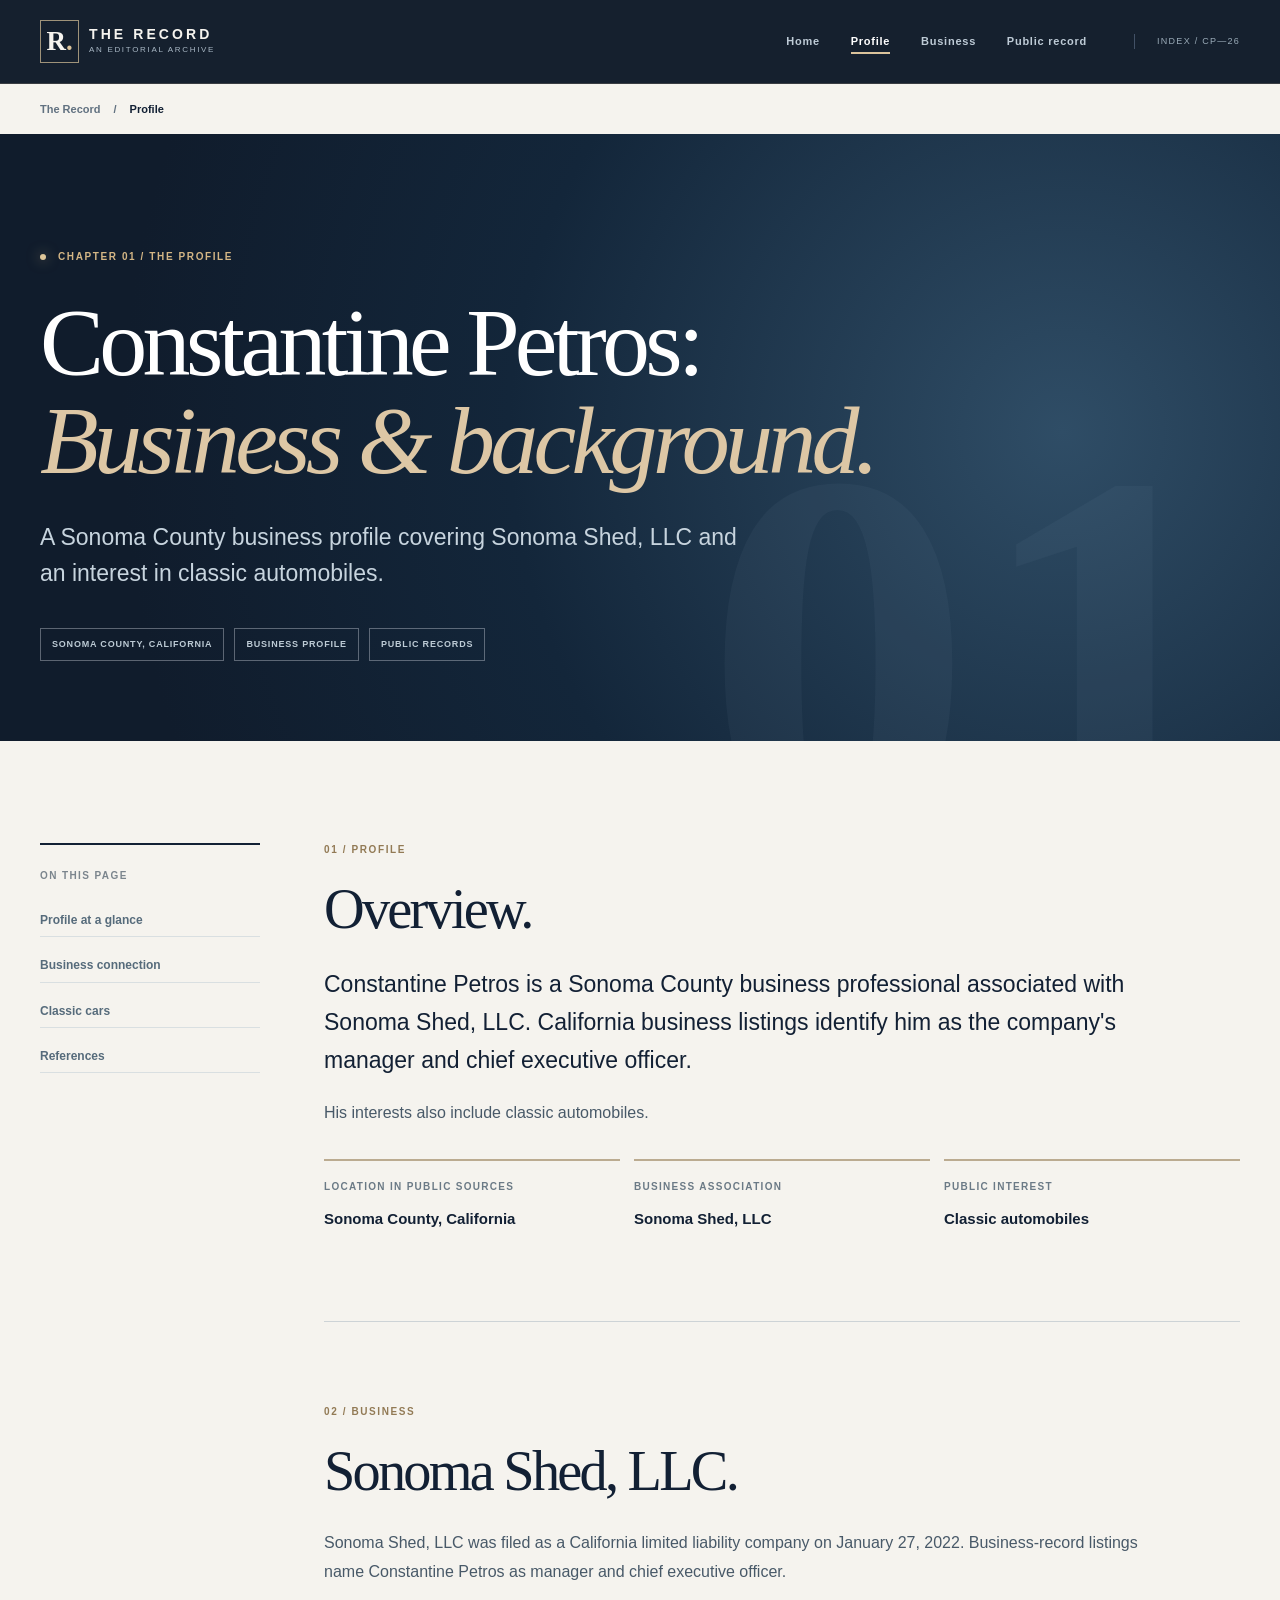
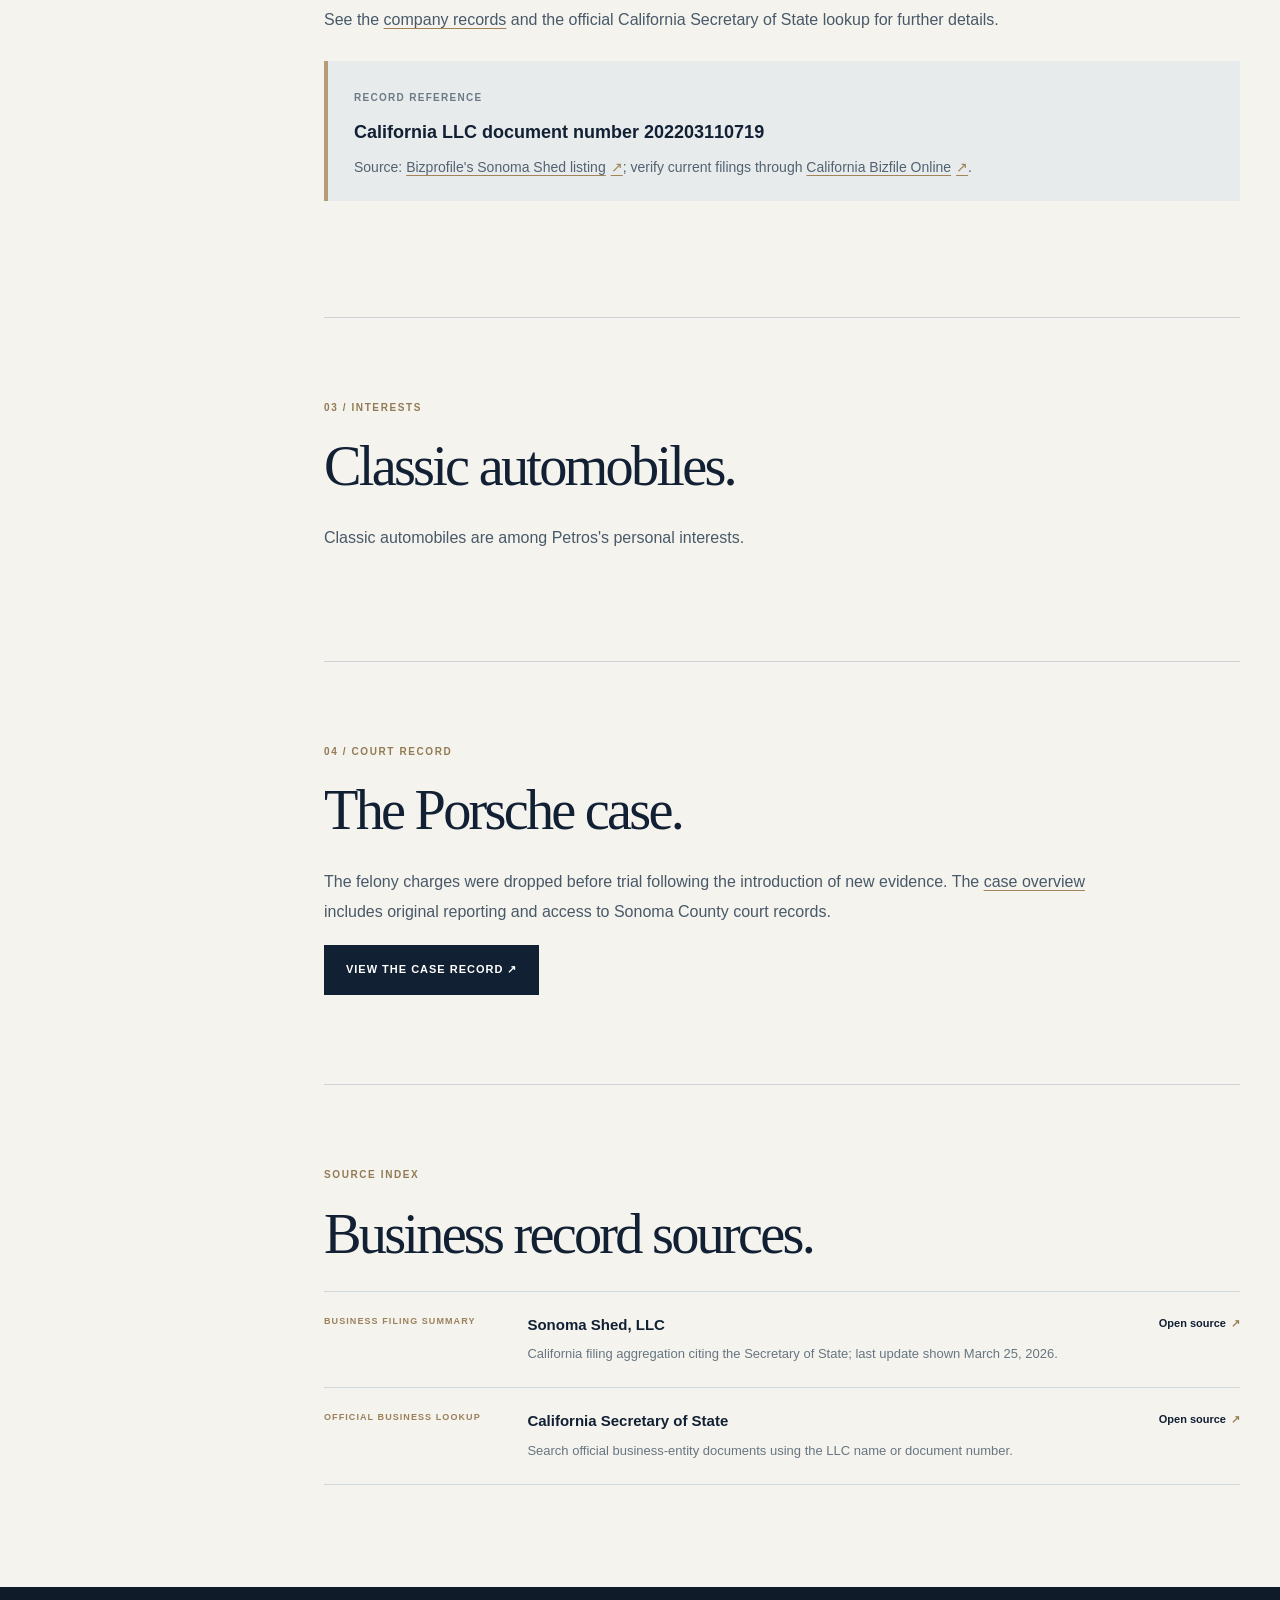
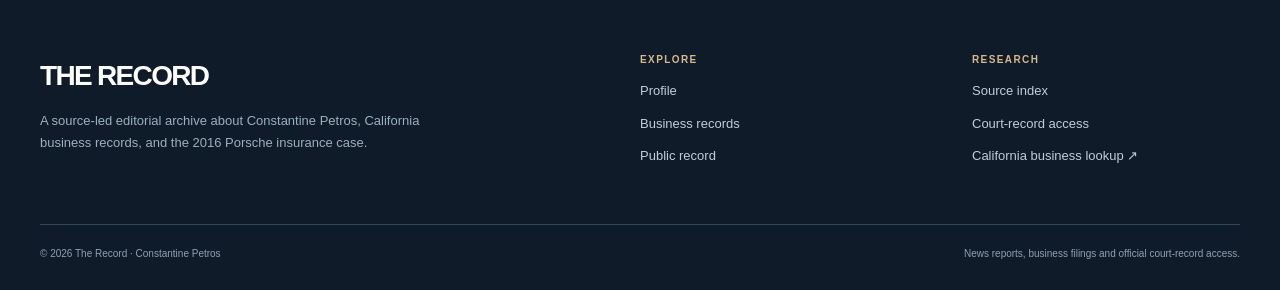
<file: about/index.html>
<!doctype html>
<html lang="en">
<head>
<meta charset="utf-8">
<meta name="viewport" content="width=device-width,initial-scale=1">
<title>Constantine Petros | Sonoma County Business Profile</title>
<meta name="description" content="Constantine Petros is associated with Sonoma Shed, LLC in Sonoma County, California, with an interest in classic automobiles.">
<meta name="robots" content="index,follow,max-image-preview:large,max-snippet:-1,max-video-preview:-1">
<link rel="canonical" href="https://constantinepetros.com/about/">
<link rel="icon" type="image/svg+xml" href="/favicon.svg">
<link rel="stylesheet" href="/styles.css">
<meta name="theme-color" content="#101b2a">
<meta property="og:type" content="website">
<meta property="og:site_name" content="The Record — Constantine Petros">
<meta property="og:title" content="Constantine Petros | Sonoma County Business Profile">
<meta property="og:description" content="Constantine Petros is associated with Sonoma Shed, LLC in Sonoma County, California, with an interest in classic automobiles.">
<meta property="og:url" content="https://constantinepetros.com/about/">
<meta name="twitter:card" content="summary">
<script type="application/ld+json">{"@context":"https://schema.org","@graph":[{"@type":"WebSite","@id":"https://constantinepetros.com/#website","name":"The Record — Constantine Petros","url":"https://constantinepetros.com/","inLanguage":"en-US"},{"@type":"Person","@id":"https://constantinepetros.com/#person","name":"Constantine Petros","url":"https://constantinepetros.com/"},{"@type":"ProfilePage","mainEntity":{"@id":"https://constantinepetros.com/#person"},"description":"Constantine Petros is associated with Sonoma Shed, LLC in Sonoma County, California, with an interest in classic automobiles.","@id":"https://constantinepetros.com/about/#webpage","url":"https://constantinepetros.com/about/","name":"Constantine Petros | Sonoma County Business Profile","inLanguage":"en-US","isPartOf":{"@id":"https://constantinepetros.com/#website"},"about":{"@id":"https://constantinepetros.com/#person"}},{"@type":"BreadcrumbList","@id":"https://constantinepetros.com/about/#breadcrumbs","itemListElement":[{"@type":"ListItem","position":1,"name":"Home","item":"https://constantinepetros.com/"},{"@type":"ListItem","position":2,"name":"Constantine Petros | Sonoma County Business Profile","item":"https://constantinepetros.com/about/"}]}]}</script>

</head>
<body id="top">
<a class="skip-link" href="#main">Skip to content</a>
<header class="site-header"><div class="shell header-inner"><a href="/" class="site-logo" aria-label="The Record home"><span class="logo-mark">R<span class="logo-dot">.</span></span><span class="logo-text"><strong>THE RECORD</strong><small>AN EDITORIAL ARCHIVE</small></span></a><nav class="site-nav" aria-label="Main navigation"><a href="/">Home</a><a href="/about/" aria-current="page" class="nav-active">Profile</a><a href="/business/">Business</a><a href="/public-record/">Public record</a></nav><span class="header-code">INDEX / CP—26</span></div></header>
<main id="main"><nav class="breadcrumbs shell" aria-label="Breadcrumb"><a href="/">The Record</a><span aria-hidden="true">/</span><span aria-current="page">Profile</span></nav><section class="page-hero hero-blue"><div class="shell"><div class="eyebrow"><span class="signal"></span> CHAPTER 01 / THE PROFILE</div><h1>Constantine Petros:<br><em>Business &amp; background.</em></h1><p class="page-dek">A Sonoma County business profile covering Sonoma Shed, LLC and an interest in classic automobiles.</p><div class="hero-chips"><span>SONOMA COUNTY, CALIFORNIA</span><span>BUSINESS PROFILE</span><span>PUBLIC RECORDS</span></div></div><div class="hero-watermark" aria-hidden="true">01</div></section>
<section class="section section-paper"><div class="shell content-grid"><aside class="content-rail"><span>ON THIS PAGE</span><a href="#profile">Profile at a glance</a><a href="#business-connection">Business connection</a><a href="#automotive">Classic cars</a><a href="#profile-sources">References</a></aside><div class="article-body">
<section id="profile" class="article-section"><div class="chapter-label">01 / PROFILE</div><h2>Overview.</h2><p class="lead">Constantine Petros is a Sonoma County business professional associated with Sonoma Shed, LLC. California business listings identify him as the company's manager and chief executive officer.</p><p>His interests also include classic automobiles.</p><div class="snapshot"><div><span>LOCATION IN PUBLIC SOURCES</span><strong>Sonoma County, California</strong></div><div><span>BUSINESS ASSOCIATION</span><strong>Sonoma Shed, LLC</strong></div><div><span>PUBLIC INTEREST</span><strong>Classic automobiles</strong></div></div></section>
<section id="business-connection" class="article-section"><div class="chapter-label">02 / BUSINESS</div><h2>Sonoma Shed, LLC.</h2><p>Sonoma Shed, LLC was filed as a California limited liability company on January 27, 2022. Business-record listings name Constantine Petros as manager and chief executive officer.</p><p>See the <a href="/business/">company records</a> and the official California Secretary of State lookup for further details.</p><div class="note-card"><span>RECORD REFERENCE</span><strong>California LLC document number 202203110719</strong><p>Source: <a href="https://www.bizprofile.net/ca/sonoma/sonoma-shed-llc" target="_blank" rel="noopener noreferrer">Bizprofile's Sonoma Shed listing<span class="ext" aria-hidden="true">↗</span></a>; verify current filings through <a href="https://bizfileonline.sos.ca.gov/" target="_blank" rel="noopener noreferrer">California Bizfile Online<span class="ext" aria-hidden="true">↗</span></a>.</p></div></section>
<section id="automotive" class="article-section"><div class="chapter-label">03 / INTERESTS</div><h2>Classic automobiles.</h2><p>Classic automobiles are among Petros's personal interests.</p></section>
<section class="article-section section-next"><div class="chapter-label">04 / COURT RECORD</div><h2>The Porsche case.</h2><p>The felony charges were dropped before trial following the introduction of new evidence. The <a href="/public-record/">case overview</a> includes original reporting and access to Sonoma County court records.</p><a class="button button-dark" href="/public-record/">View the case record ↗</a></section>
<section id="profile-sources" class="article-section"><div class="chapter-label">SOURCE INDEX</div><h2>Business record sources.</h2><ul class="source-list"><li id="source-profile-business" class="source-card"><span class="source-tag">BUSINESS FILING SUMMARY</span><div><strong>Sonoma Shed, LLC</strong><p>California filing aggregation citing the Secretary of State; last update shown March 25, 2026.</p></div><a href="https://www.bizprofile.net/ca/sonoma/sonoma-shed-llc" target="_blank" rel="noopener noreferrer">Open source<span class="ext" aria-hidden="true">↗</span></a></li><li id="source-profile-state" class="source-card"><span class="source-tag">OFFICIAL BUSINESS LOOKUP</span><div><strong>California Secretary of State</strong><p>Search official business-entity documents using the LLC name or document number.</p></div><a href="https://bizfileonline.sos.ca.gov/" target="_blank" rel="noopener noreferrer">Open source<span class="ext" aria-hidden="true">↗</span></a></li></ul></section>
</div></div></section></main>
<footer class="site-footer"><div class="shell footer-grid"><div><a class="footer-brand" href="/">THE RECORD</a><p>A source-led editorial archive about Constantine Petros, California business records, and the 2016 Porsche insurance case.</p></div><div><strong>EXPLORE</strong><a href="/about/">Profile</a><a href="/business/">Business records</a><a href="/public-record/">Public record</a></div><div><strong>RESEARCH</strong><a href="/public-record/#sources">Source index</a><a href="/public-record/#request-records">Court-record access</a><a href="https://bizfileonline.sos.ca.gov/" rel="noopener noreferrer" target="_blank">California business lookup ↗</a></div></div><div class="shell footer-bottom"><span>© 2026 The Record · Constantine Petros</span><span>News reports, business filings and official court-record access.</span></div></footer>

</body>
</html>
</file>
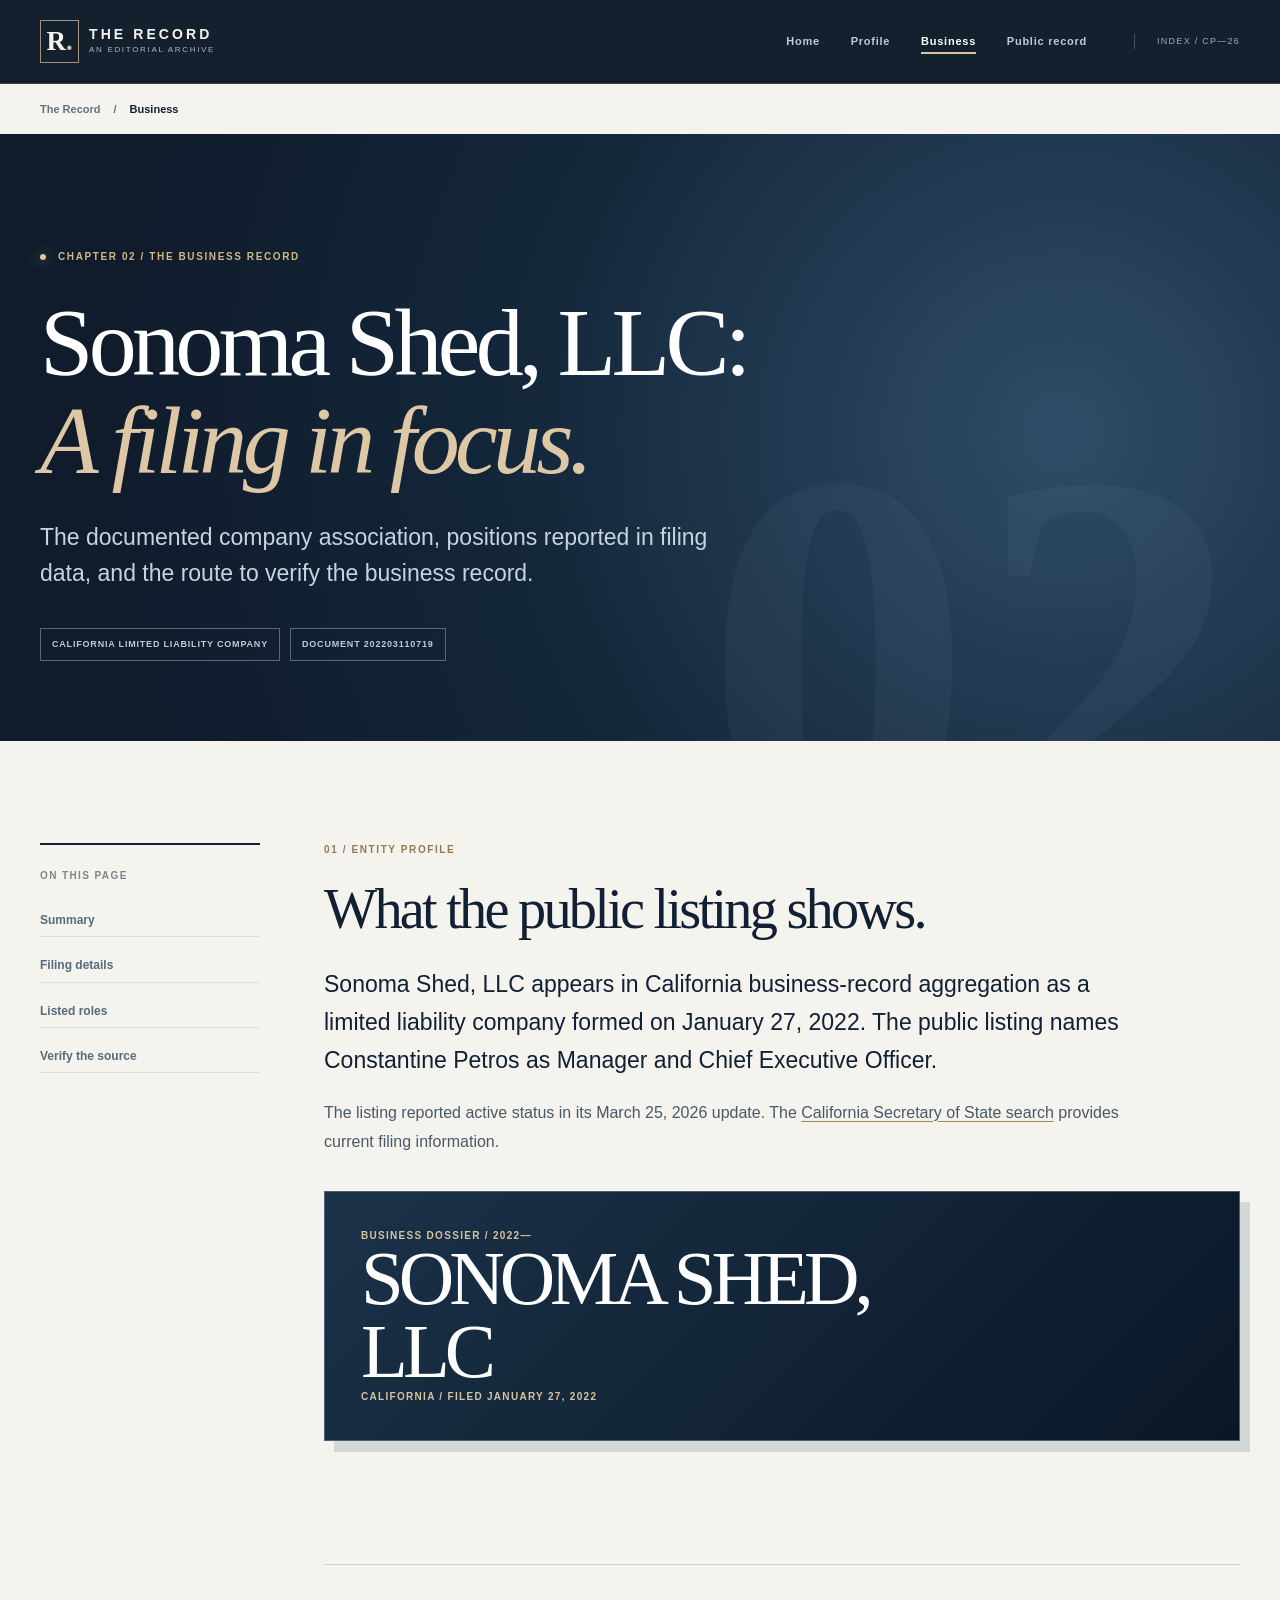
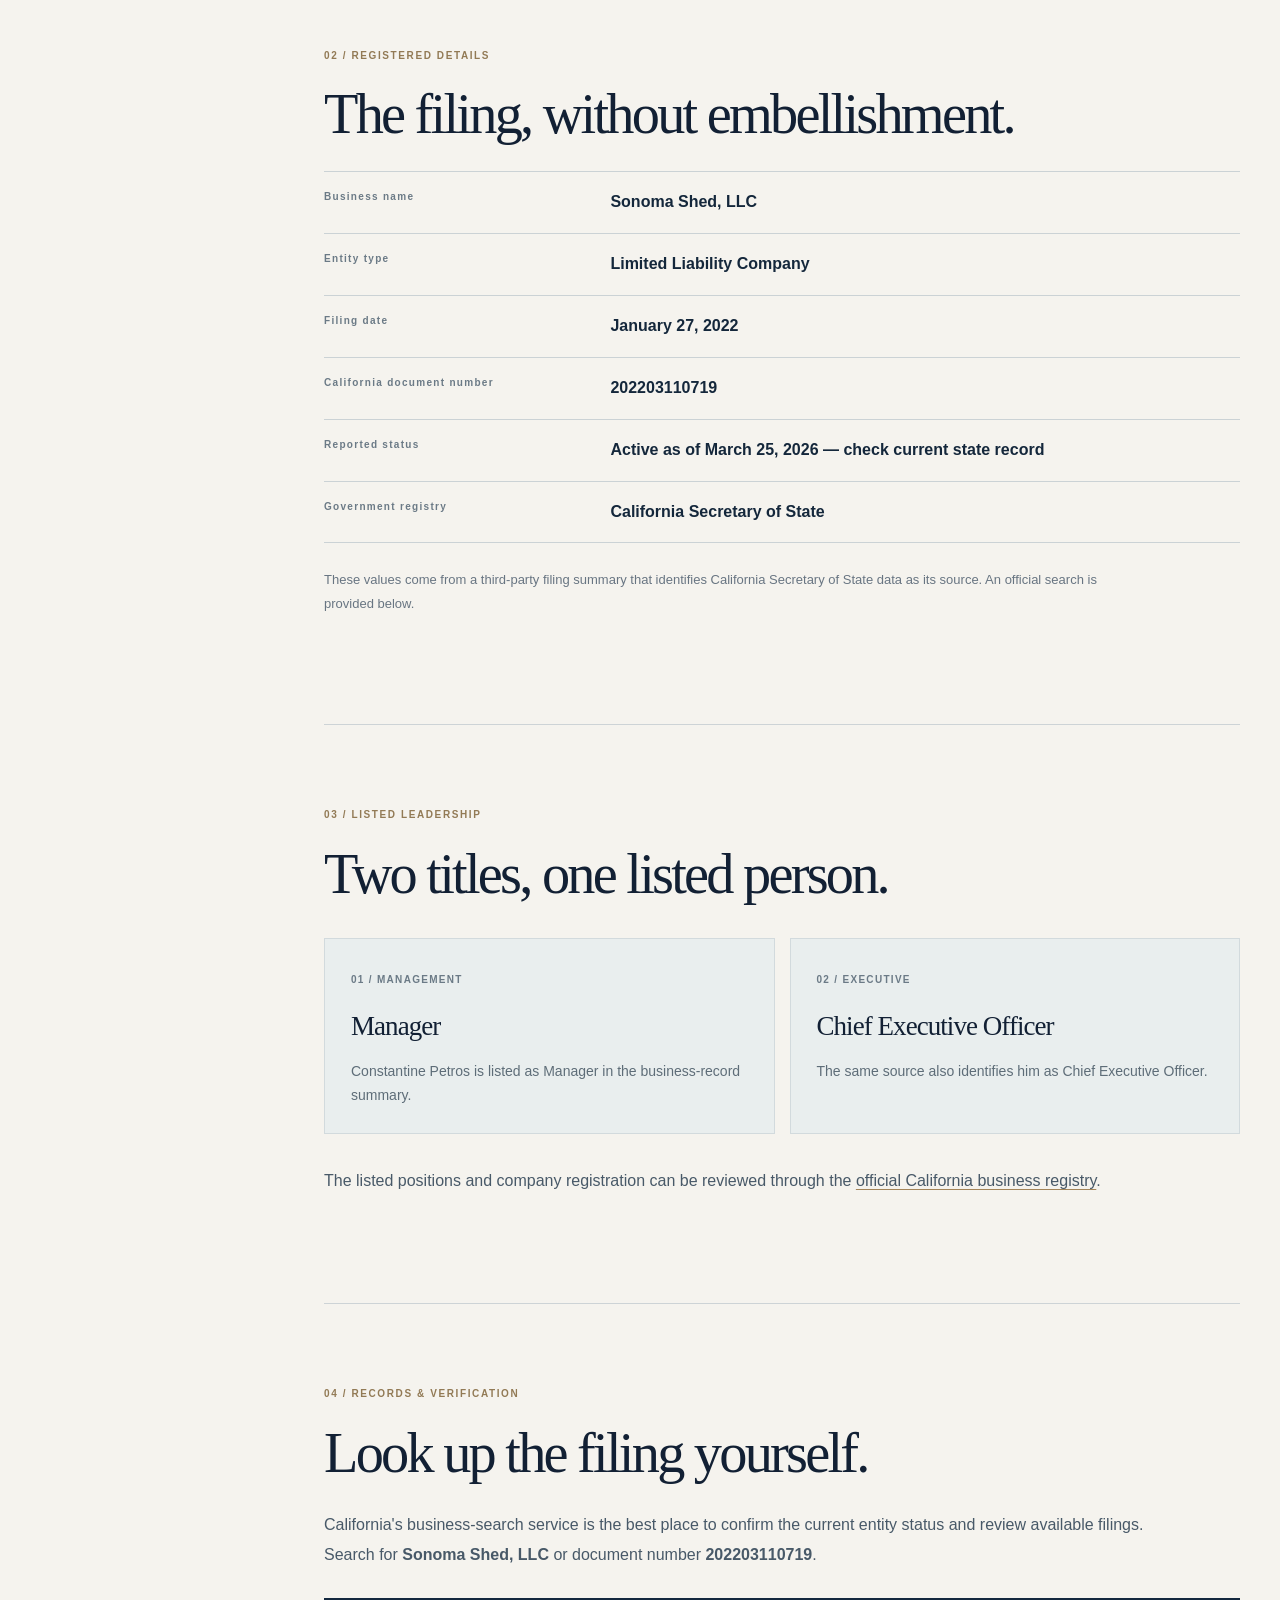
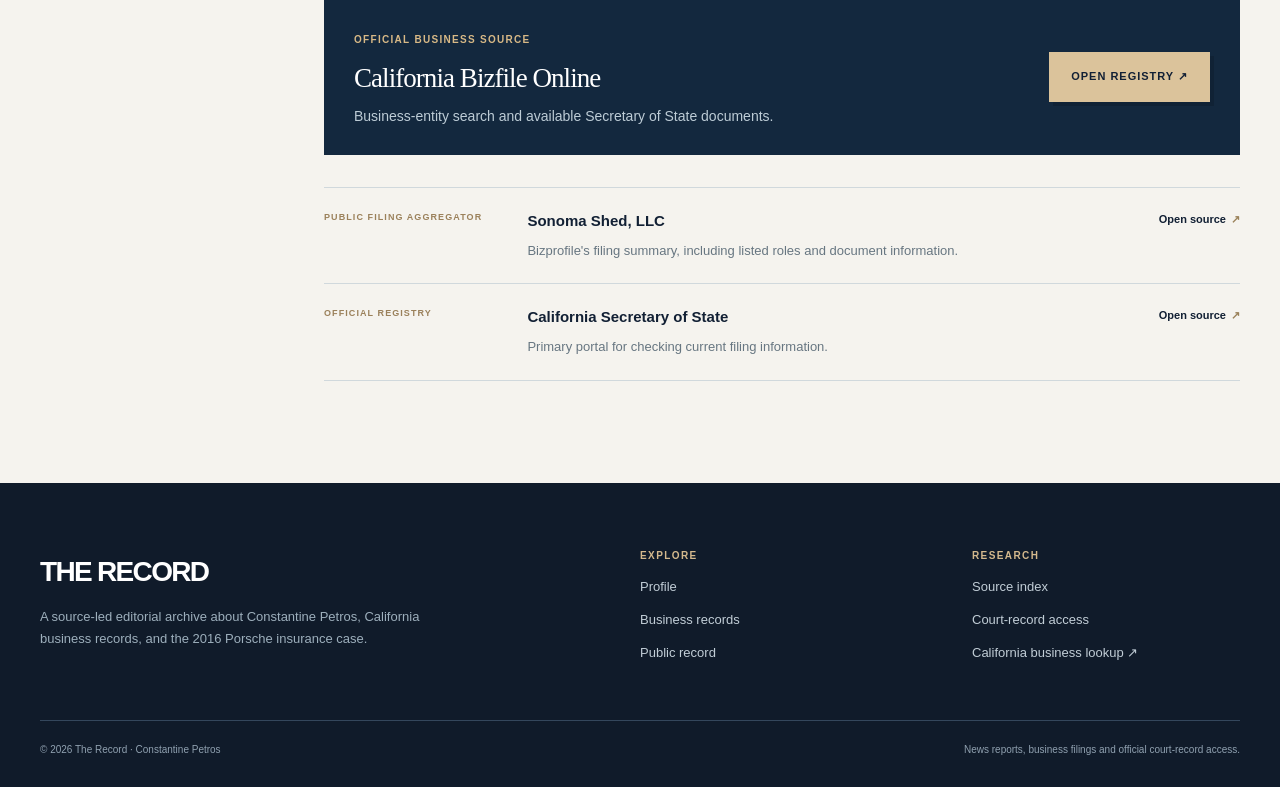
<file: business/index.html>
<!doctype html>
<html lang="en">
<head>
<meta charset="utf-8">
<meta name="viewport" content="width=device-width,initial-scale=1">
<title>Constantine Petros & Sonoma Shed, LLC | California Business Record</title>
<meta name="description" content="Review Sonoma Shed, LLC's filing date, California document number, listed manager and CEO roles, and where to check official business records.">
<meta name="robots" content="index,follow,max-image-preview:large,max-snippet:-1,max-video-preview:-1">
<link rel="canonical" href="https://constantinepetros.com/business/">
<link rel="icon" type="image/svg+xml" href="/favicon.svg">
<link rel="stylesheet" href="/styles.css">
<meta name="theme-color" content="#101b2a">
<meta property="og:type" content="website">
<meta property="og:site_name" content="The Record — Constantine Petros">
<meta property="og:title" content="Constantine Petros & Sonoma Shed, LLC | California Business Record">
<meta property="og:description" content="Review Sonoma Shed, LLC's filing date, California document number, listed manager and CEO roles, and where to check official business records.">
<meta property="og:url" content="https://constantinepetros.com/business/">
<meta name="twitter:card" content="summary">
<script type="application/ld+json">{"@context":"https://schema.org","@graph":[{"@type":"WebSite","@id":"https://constantinepetros.com/#website","name":"The Record — Constantine Petros","url":"https://constantinepetros.com/","inLanguage":"en-US"},{"@type":"Person","@id":"https://constantinepetros.com/#person","name":"Constantine Petros","url":"https://constantinepetros.com/"},{"@type":"WebPage","description":"Review Sonoma Shed, LLC's filing date, California document number, listed manager and CEO roles, and where to check official business records.","mentions":{"@type":"Organization","name":"Sonoma Shed, LLC"},"@id":"https://constantinepetros.com/business/#webpage","url":"https://constantinepetros.com/business/","name":"Constantine Petros & Sonoma Shed, LLC | California Business Record","inLanguage":"en-US","isPartOf":{"@id":"https://constantinepetros.com/#website"},"about":{"@id":"https://constantinepetros.com/#person"}},{"@type":"BreadcrumbList","@id":"https://constantinepetros.com/business/#breadcrumbs","itemListElement":[{"@type":"ListItem","position":1,"name":"Home","item":"https://constantinepetros.com/"},{"@type":"ListItem","position":2,"name":"Constantine Petros & Sonoma Shed, LLC | California Business Record","item":"https://constantinepetros.com/business/"}]}]}</script>

</head>
<body id="top">
<a class="skip-link" href="#main">Skip to content</a>
<header class="site-header"><div class="shell header-inner"><a href="/" class="site-logo" aria-label="The Record home"><span class="logo-mark">R<span class="logo-dot">.</span></span><span class="logo-text"><strong>THE RECORD</strong><small>AN EDITORIAL ARCHIVE</small></span></a><nav class="site-nav" aria-label="Main navigation"><a href="/">Home</a><a href="/about/">Profile</a><a href="/business/" aria-current="page" class="nav-active">Business</a><a href="/public-record/">Public record</a></nav><span class="header-code">INDEX / CP—26</span></div></header>
<main id="main"><nav class="breadcrumbs shell" aria-label="Breadcrumb"><a href="/">The Record</a><span aria-hidden="true">/</span><span aria-current="page">Business</span></nav><section class="page-hero hero-blue"><div class="shell"><div class="eyebrow"><span class="signal"></span> CHAPTER 02 / THE BUSINESS RECORD</div><h1>Sonoma Shed, LLC:<br><em>A filing in focus.</em></h1><p class="page-dek">The documented company association, positions reported in filing data, and the route to verify the business record.</p><div class="hero-chips"><span>CALIFORNIA LIMITED LIABILITY COMPANY</span><span>DOCUMENT 202203110719</span></div></div><div class="hero-watermark" aria-hidden="true">02</div></section>
<section class="section section-paper"><div class="shell content-grid"><aside class="content-rail"><span>ON THIS PAGE</span><a href="#business-summary">Summary</a><a href="#business-details">Filing details</a><a href="#business-roles">Listed roles</a><a href="#business-verify">Verify the source</a></aside><div class="article-body">
<section id="business-summary" class="article-section"><div class="chapter-label">01 / ENTITY PROFILE</div><h2>What the public listing shows.</h2><p class="lead">Sonoma Shed, LLC appears in California business-record aggregation as a limited liability company formed on January 27, 2022. The public listing names Constantine Petros as Manager and Chief Executive Officer.</p><p>The listing reported active status in its March 25, 2026 update. The <a href="https://bizfileonline.sos.ca.gov/" target="_blank" rel="noopener noreferrer">California Secretary of State search</a> provides current filing information.</p><div class="business-feature"><span>BUSINESS DOSSIER / 2022—</span><strong>SONOMA SHED,<br>LLC</strong><small>CALIFORNIA / FILED JANUARY 27, 2022</small></div></section>
<section id="business-details" class="article-section"><div class="chapter-label">02 / REGISTERED DETAILS</div><h2>The filing, without embellishment.</h2><dl class="data-list"><div><dt>Business name</dt><dd>Sonoma Shed, LLC</dd></div><div><dt>Entity type</dt><dd>Limited Liability Company</dd></div><div><dt>Filing date</dt><dd>January 27, 2022</dd></div><div><dt>California document number</dt><dd>202203110719</dd></div><div><dt>Reported status</dt><dd>Active as of March 25, 2026 — check current state record</dd></div><div><dt>Government registry</dt><dd>California Secretary of State</dd></div></dl><p class="fineprint">These values come from a third-party filing summary that identifies California Secretary of State data as its source. An official search is provided below.</p></section>
<section id="business-roles" class="article-section"><div class="chapter-label">03 / LISTED LEADERSHIP</div><h2>Two titles, one listed person.</h2><div class="role-grid"><div><span>01 / MANAGEMENT</span><h3>Manager</h3><p>Constantine Petros is listed as Manager in the business-record summary.</p></div><div><span>02 / EXECUTIVE</span><h3>Chief Executive Officer</h3><p>The same source also identifies him as Chief Executive Officer.</p></div></div><p>The listed positions and company registration can be reviewed through the <a href="https://bizfileonline.sos.ca.gov/" target="_blank" rel="noopener noreferrer">official California business registry</a>.</p></section>
<section id="business-verify" class="article-section"><div class="chapter-label">04 / RECORDS &amp; VERIFICATION</div><h2>Look up the filing yourself.</h2><p>California's business-search service is the best place to confirm the current entity status and review available filings. Search for <strong>Sonoma Shed, LLC</strong> or document number <strong>202203110719</strong>.</p><div class="action-panel"><div><span>OFFICIAL BUSINESS SOURCE</span><h3>California Bizfile Online</h3><p>Business-entity search and available Secretary of State documents.</p></div><a class="button button-gold" href="https://bizfileonline.sos.ca.gov/" target="_blank" rel="noopener noreferrer">Open registry ↗</a></div><ul class="source-list"><li id="source-business-summary" class="source-card"><span class="source-tag">PUBLIC FILING AGGREGATOR</span><div><strong>Sonoma Shed, LLC</strong><p>Bizprofile's filing summary, including listed roles and document information.</p></div><a href="https://www.bizprofile.net/ca/sonoma/sonoma-shed-llc" target="_blank" rel="noopener noreferrer">Open source<span class="ext" aria-hidden="true">↗</span></a></li><li id="source-business-registry" class="source-card"><span class="source-tag">OFFICIAL REGISTRY</span><div><strong>California Secretary of State</strong><p>Primary portal for checking current filing information.</p></div><a href="https://bizfileonline.sos.ca.gov/" target="_blank" rel="noopener noreferrer">Open source<span class="ext" aria-hidden="true">↗</span></a></li></ul></section>
</div></div></section></main>
<footer class="site-footer"><div class="shell footer-grid"><div><a class="footer-brand" href="/">THE RECORD</a><p>A source-led editorial archive about Constantine Petros, California business records, and the 2016 Porsche insurance case.</p></div><div><strong>EXPLORE</strong><a href="/about/">Profile</a><a href="/business/">Business records</a><a href="/public-record/">Public record</a></div><div><strong>RESEARCH</strong><a href="/public-record/#sources">Source index</a><a href="/public-record/#request-records">Court-record access</a><a href="https://bizfileonline.sos.ca.gov/" rel="noopener noreferrer" target="_blank">California business lookup ↗</a></div></div><div class="shell footer-bottom"><span>© 2026 The Record · Constantine Petros</span><span>News reports, business filings and official court-record access.</span></div></footer>

</body>
</html>
</file>
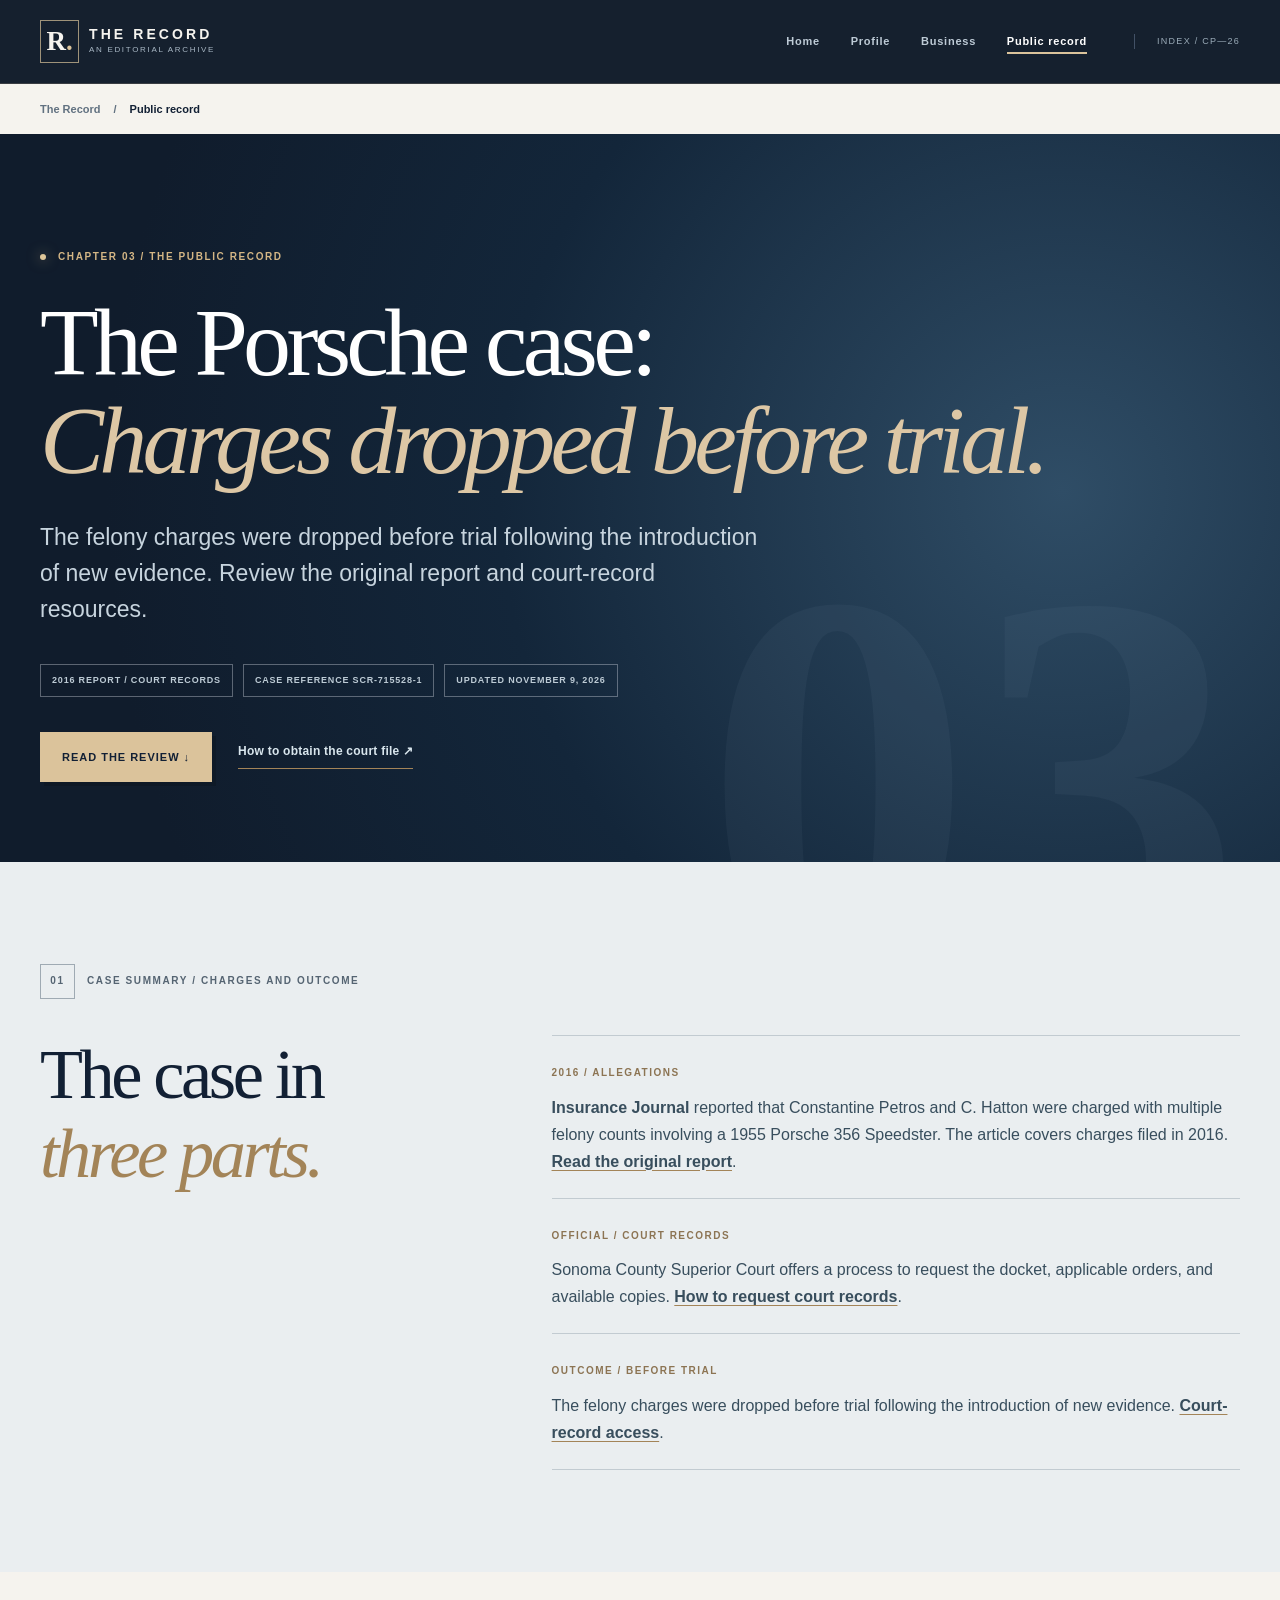
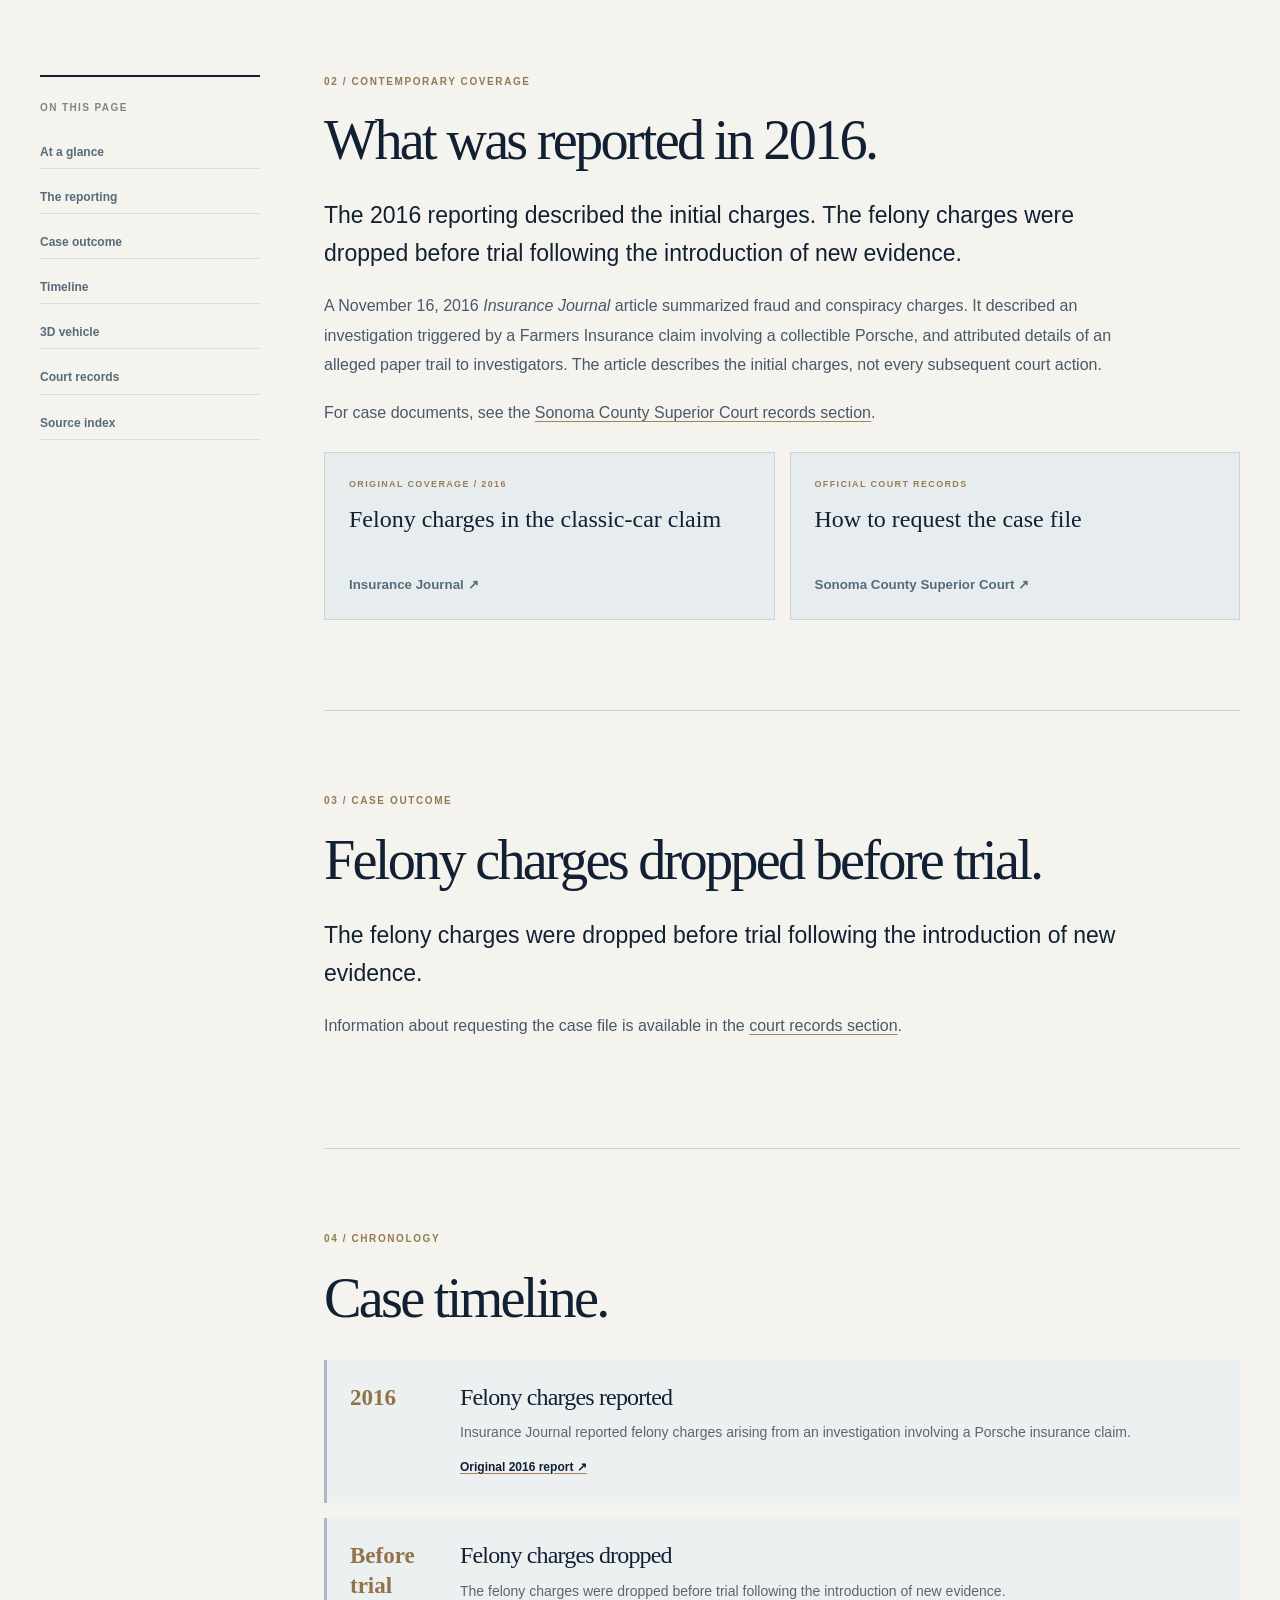
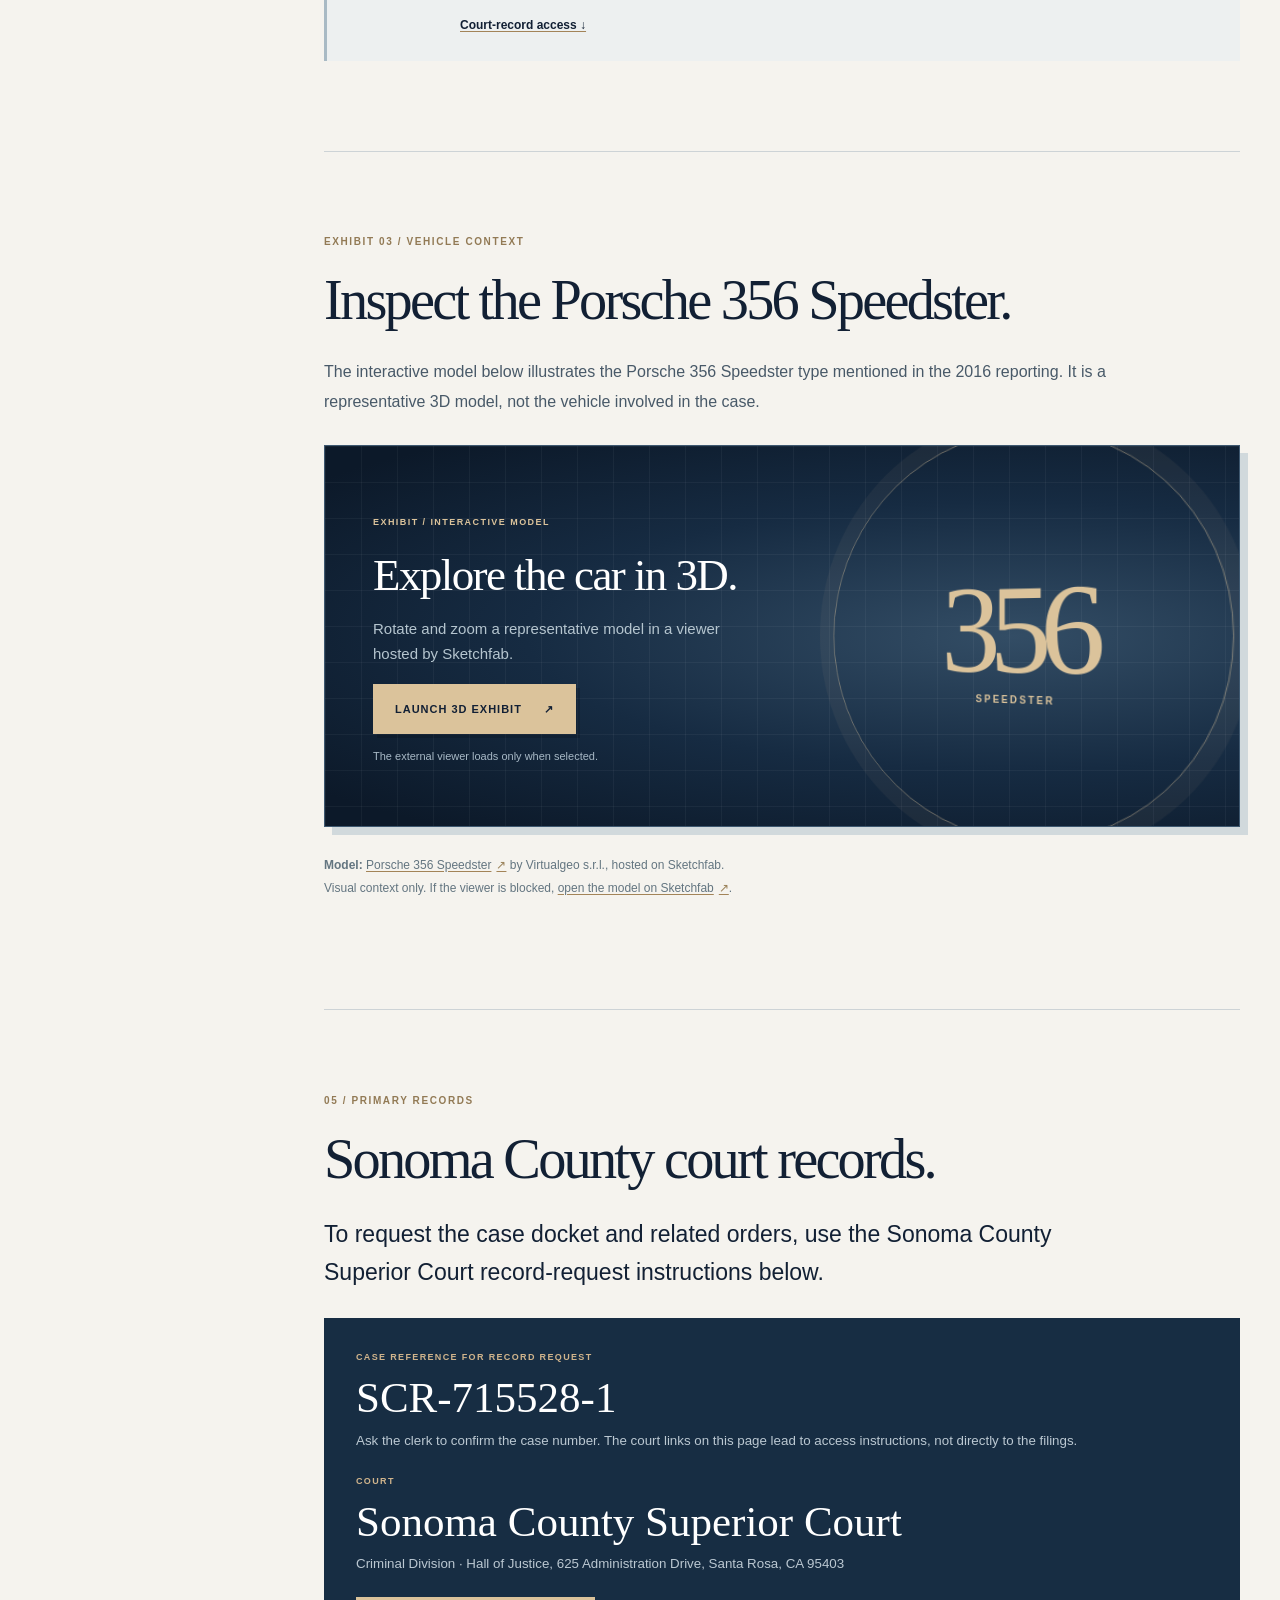
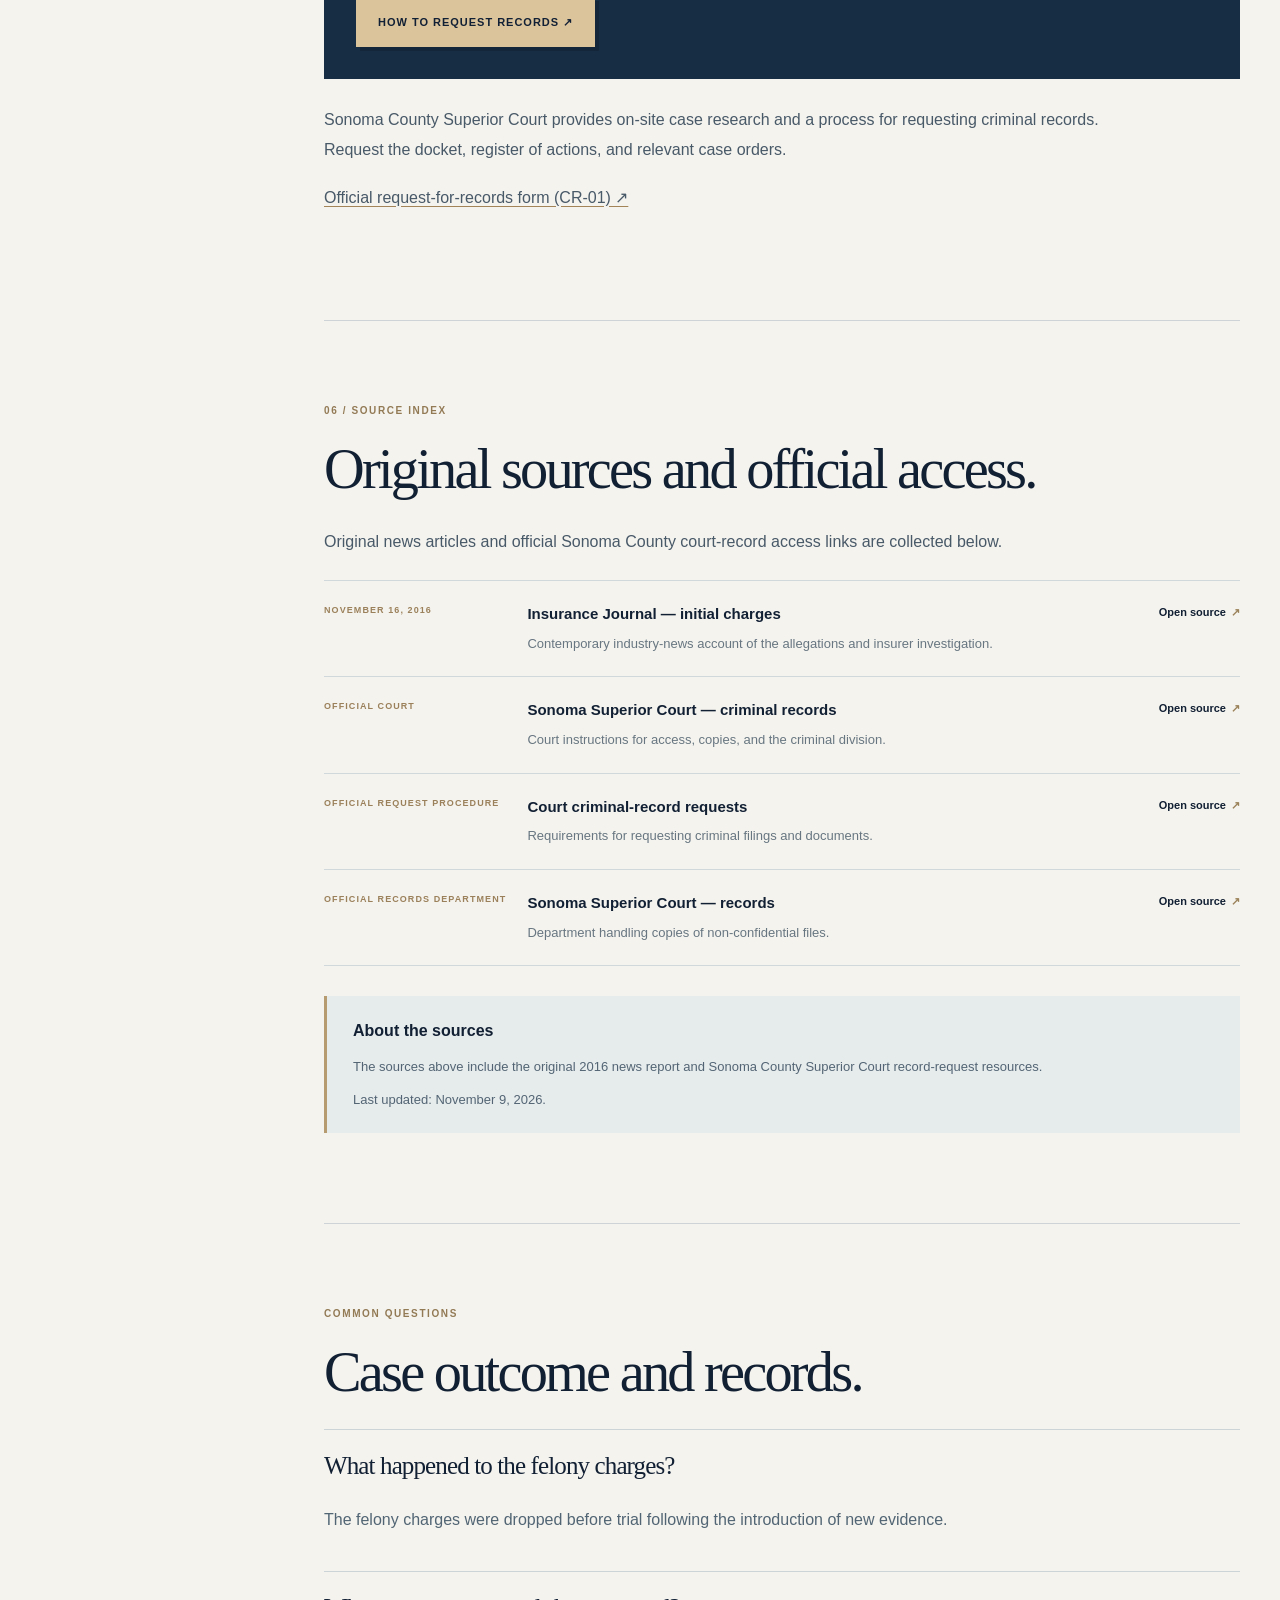
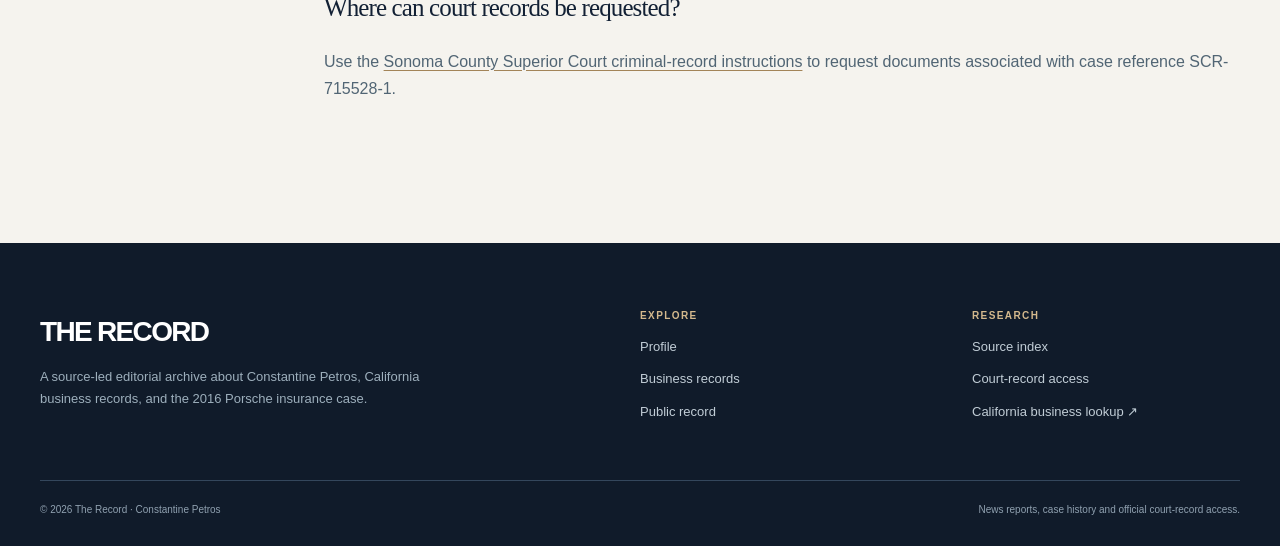
<file: public-record/index.html>
<!doctype html>
<html lang="en">
<head>
<meta charset="utf-8">
<meta name="viewport" content="width=device-width,initial-scale=1">
<title>Constantine Petros Porsche Case | Felony Charges Dropped Before Trial</title>
<meta name="description" content="The felony charges in the Constantine Petros Porsche case were dropped before trial following new evidence. Review the reporting and court-record information.">
<meta name="robots" content="index,follow,max-image-preview:large,max-snippet:-1,max-video-preview:-1">
<link rel="canonical" href="https://constantinepetros.com/public-record/">
<link rel="icon" type="image/svg+xml" href="/favicon.svg">
<link rel="stylesheet" href="/styles.css">
<meta name="theme-color" content="#101b2a">
<meta property="og:type" content="article">
<meta property="og:site_name" content="The Record — Constantine Petros">
<meta property="og:title" content="Constantine Petros Porsche Case | Felony Charges Dropped Before Trial">
<meta property="og:description" content="The felony charges in the Constantine Petros Porsche case were dropped before trial following new evidence. Review the reporting and court-record information.">
<meta property="og:url" content="https://constantinepetros.com/public-record/">
<meta name="twitter:card" content="summary">
<script type="application/ld+json">{"@context":"https://schema.org","@graph":[{"@type":"WebSite","@id":"https://constantinepetros.com/#website","name":"The Record — Constantine Petros","url":"https://constantinepetros.com/","inLanguage":"en-US"},{"@type":"Person","@id":"https://constantinepetros.com/#person","name":"Constantine Petros","url":"https://constantinepetros.com/"},{"@type":"Article","headline":"Constantine Petros Porsche case: felony charges dropped before trial","description":"The felony charges in the Constantine Petros Porsche case were dropped before trial following new evidence. Review the reporting and court-record information.","datePublished":"2026-09-09","dateModified":"2026-11-09","articleSection":"Public Record","citation":["https://www.insurancejournal.com/news/west/2016/11/16/432437.htm","https://sonoma.courts.ca.gov/divisions/criminal-division","https://sonoma.courts.ca.gov/divisions/criminal/criminal-record"],"mainEntityOfPage":"https://constantinepetros.com/public-record/","@id":"https://constantinepetros.com/public-record/#webpage","url":"https://constantinepetros.com/public-record/","name":"Constantine Petros Porsche Case | Felony Charges Dropped Before Trial","inLanguage":"en-US","isPartOf":{"@id":"https://constantinepetros.com/#website"},"about":{"@id":"https://constantinepetros.com/#person"}},{"@type":"BreadcrumbList","@id":"https://constantinepetros.com/public-record/#breadcrumbs","itemListElement":[{"@type":"ListItem","position":1,"name":"Home","item":"https://constantinepetros.com/"},{"@type":"ListItem","position":2,"name":"Constantine Petros Porsche Case | Felony Charges Dropped Before Trial","item":"https://constantinepetros.com/public-record/"}]}]}</script>

</head>
<body id="top">
<a class="skip-link" href="#main">Skip to content</a>
<header class="site-header"><div class="shell header-inner"><a href="/" class="site-logo" aria-label="The Record home"><span class="logo-mark">R<span class="logo-dot">.</span></span><span class="logo-text"><strong>THE RECORD</strong><small>AN EDITORIAL ARCHIVE</small></span></a><nav class="site-nav" aria-label="Main navigation"><a href="/">Home</a><a href="/about/">Profile</a><a href="/business/">Business</a><a href="/public-record/" aria-current="page" class="nav-active">Public record</a></nav><span class="header-code">INDEX / CP—26</span></div></header>
<main id="main"><nav class="breadcrumbs shell" aria-label="Breadcrumb"><a href="/">The Record</a><span aria-hidden="true">/</span><span aria-current="page">Public record</span></nav><section class="page-hero hero-blue hero-case"><div class="shell"><div class="eyebrow"><span class="signal"></span> CHAPTER 03 / THE PUBLIC RECORD</div><h1>The Porsche case:<br><em>Charges dropped before trial.</em></h1><p class="page-dek">The felony charges were dropped before trial following the introduction of new evidence. Review the original report and court-record resources.</p><div class="hero-chips"><span>2016 REPORT / COURT RECORDS</span><span>CASE REFERENCE SCR-715528-1</span><span>UPDATED NOVEMBER 9, 2026</span></div><div class="case-hero-actions"><a href="#at-a-glance" class="button button-gold">Read the review ↓</a><a href="#request-records" class="text-action">How to obtain the court file ↗</a></div></div><div class="hero-watermark" aria-hidden="true">03</div></section>
<section id="at-a-glance" class="section section-mist"><div class="shell"><div class="section-topline"><span class="number-tag">01</span><span>CASE SUMMARY / CHARGES AND OUTCOME</span></div><div class="case-summary-grid"><div><h2>The case in<br><em>three parts.</em></h2></div><div class="summary-list"><div><span>2016 / ALLEGATIONS</span><p><strong>Insurance Journal</strong> reported that Constantine Petros and C. Hatton were charged with multiple felony counts involving a 1955 Porsche 356 Speedster. The article covers charges filed in 2016. <a href="#source-2016">Read the original report</a>.</p></div><div><span>OFFICIAL / COURT RECORDS</span><p>Sonoma County Superior Court offers a process to request the docket, applicable orders, and available copies. <a href="#request-records">How to request court records</a>.</p></div><div><span>OUTCOME / BEFORE TRIAL</span><p>The felony charges were dropped before trial following the introduction of new evidence. <a href="#request-records">Court-record access</a>.</p></div></div></div></div></section>
<section class="section section-paper"><div class="shell content-grid"><aside class="content-rail"><span>ON THIS PAGE</span><a href="#at-a-glance">At a glance</a><a href="#reporting">The reporting</a><a href="#questions">Case outcome</a><a href="#timeline">Timeline</a><a href="#vehicle-exhibit">3D vehicle</a><a href="#request-records">Court records</a><a href="#sources">Source index</a></aside><article class="article-body">
<section id="reporting" class="article-section"><div class="chapter-label">02 / CONTEMPORARY COVERAGE</div><h2>What was reported in 2016.</h2><p class="lead">The 2016 reporting described the initial charges. The felony charges were dropped before trial following the introduction of new evidence.</p><p>A November 16, 2016 <em>Insurance Journal</em> article summarized fraud and conspiracy charges. It described an investigation triggered by a Farmers Insurance claim involving a collectible Porsche, and attributed details of an alleged paper trail to investigators. The article describes the initial charges, not every subsequent court action.</p><p>For case documents, see the <a href="#request-records">Sonoma County Superior Court records section</a>.</p><div class="source-pair"><a href="https://www.insurancejournal.com/news/west/2016/11/16/432437.htm" rel="noopener noreferrer" target="_blank"><span>ORIGINAL COVERAGE / 2016</span><strong>Felony charges in the classic-car claim</strong><small>Insurance Journal ↗</small></a><a href="https://sonoma.courts.ca.gov/divisions/criminal/criminal-record" rel="noopener noreferrer" target="_blank"><span>OFFICIAL COURT RECORDS</span><strong>How to request the case file</strong><small>Sonoma County Superior Court ↗</small></a></div></section>
<section id="questions" class="article-section"><div class="chapter-label">03 / CASE OUTCOME</div><h2>Felony charges dropped before trial.</h2><p class="lead">The felony charges were dropped before trial following the introduction of new evidence.</p><p>Information about requesting the case file is available in the <a href="#request-records">court records section</a>.</p></section>
<section id="timeline" class="article-section"><div class="chapter-label">04 / CHRONOLOGY</div><h2>Case timeline.</h2><div class="timeline-list"><div class="timeline-item"><time class="timeline-year">2016</time><div><h3>Felony charges reported</h3><p>Insurance Journal reported felony charges arising from an investigation involving a Porsche insurance claim.</p><a href="https://www.insurancejournal.com/news/west/2016/11/16/432437.htm" target="_blank" rel="noopener noreferrer">Original 2016 report ↗</a></div></div><div class="timeline-item"><span class="timeline-year">Before trial</span><div><h3>Felony charges dropped</h3><p>The felony charges were dropped before trial following the introduction of new evidence.</p><a href="#request-records">Court-record access ↓</a></div></div></div></section>
<section id="vehicle-exhibit" class="article-section vehicle-exhibit-section"><div class="chapter-label">EXHIBIT 03 / VEHICLE CONTEXT</div><h2>Inspect the Porsche 356 Speedster.</h2><p>The interactive model below illustrates the Porsche 356 Speedster type mentioned in the 2016 reporting. It is a representative 3D model, not the vehicle involved in the case.</p><div class="vehicle-exhibit-shell" data-vehicle-exhibit><div class="vehicle-exhibit-placeholder" data-vehicle-placeholder><div class="vehicle-exhibit-monogram" aria-hidden="true"><span>356</span><small>SPEEDSTER</small></div><div class="vehicle-exhibit-intro-card"><span>EXHIBIT / INTERACTIVE MODEL</span><h3>Explore the car in 3D.</h3><p>Rotate and zoom a representative model in a viewer hosted by Sketchfab.</p><button type="button" class="button button-gold vehicle-exhibit-launch" data-load-vehicle>Launch 3D exhibit <span aria-hidden="true">↗</span></button><small>The external viewer loads only when selected.</small></div></div><div class="vehicle-exhibit-viewer" data-vehicle-viewer hidden></div></div><div class="exhibit-credits"><p><strong>Model:</strong> <a href="https://sketchfab.com/3d-models/porsche-356-speedster-27468cdce6fe444f86341858f49846af" target="_blank" rel="noopener noreferrer">Porsche 356 Speedster<span class="ext" aria-hidden="true">↗</span></a> by Virtualgeo s.r.l., hosted on Sketchfab.</p><p>Visual context only. If the viewer is blocked, <a href="https://sketchfab.com/3d-models/porsche-356-speedster-27468cdce6fe444f86341858f49846af" target="_blank" rel="noopener noreferrer">open the model on Sketchfab<span class="ext" aria-hidden="true">↗</span></a>.</p></div><noscript><p>JavaScript is required for the embedded viewer. <a href="https://sketchfab.com/3d-models/porsche-356-speedster-27468cdce6fe444f86341858f49846af" target="_blank" rel="noopener noreferrer">Open the model on Sketchfab instead<span class="ext" aria-hidden="true">↗</span></a>.</p></noscript></section>
<section id="request-records" class="article-section"><div class="chapter-label">05 / PRIMARY RECORDS</div><h2>Sonoma County court records.</h2><p class="lead">To request the case docket and related orders, use the Sonoma County Superior Court record-request instructions below.</p><div class="court-panel"><div><span>CASE REFERENCE FOR RECORD REQUEST</span><strong>SCR-715528-1</strong><small>Ask the clerk to confirm the case number. The court links on this page lead to access instructions, not directly to the filings.</small></div><div><span>COURT</span><strong>Sonoma County Superior Court</strong><small>Criminal Division · Hall of Justice, 625 Administration Drive, Santa Rosa, CA 95403</small></div><a class="button button-gold" href="https://sonoma.courts.ca.gov/divisions/criminal/criminal-record" target="_blank" rel="noopener noreferrer">How to request records ↗</a></div><p>Sonoma County Superior Court provides on-site case research and a process for requesting criminal records. Request the docket, register of actions, and relevant case orders.</p><p><a href="https://sonoma.courts.ca.gov/system/files/forms-and-filings/cr-01.pdf" target="_blank" rel="noopener noreferrer">Official request-for-records form (CR-01) ↗</a></p></section>
<section id="sources" class="article-section"><div class="chapter-label">06 / SOURCE INDEX</div><h2>Original sources and official access.</h2><p>Original news articles and official Sonoma County court-record access links are collected below.</p><ul class="source-list"><li id="source-2016" class="source-card"><span class="source-tag">NOVEMBER 16, 2016</span><div><strong>Insurance Journal — initial charges</strong><p>Contemporary industry-news account of the allegations and insurer investigation.</p></div><a href="https://www.insurancejournal.com/news/west/2016/11/16/432437.htm" target="_blank" rel="noopener noreferrer">Open source<span class="ext" aria-hidden="true">↗</span></a></li><li id="source-court" class="source-card"><span class="source-tag">OFFICIAL COURT</span><div><strong>Sonoma Superior Court — criminal records</strong><p>Court instructions for access, copies, and the criminal division.</p></div><a href="https://sonoma.courts.ca.gov/divisions/criminal-division" target="_blank" rel="noopener noreferrer">Open source<span class="ext" aria-hidden="true">↗</span></a></li><li id="source-request" class="source-card"><span class="source-tag">OFFICIAL REQUEST PROCEDURE</span><div><strong>Court criminal-record requests</strong><p>Requirements for requesting criminal filings and documents.</p></div><a href="https://sonoma.courts.ca.gov/divisions/criminal/criminal-record" target="_blank" rel="noopener noreferrer">Open source<span class="ext" aria-hidden="true">↗</span></a></li><li id="source-records" class="source-card"><span class="source-tag">OFFICIAL RECORDS DEPARTMENT</span><div><strong>Sonoma Superior Court — records</strong><p>Department handling copies of non-confidential files.</p></div><a href="https://sonoma.courts.ca.gov/divisions/records" target="_blank" rel="noopener noreferrer">Open source<span class="ext" aria-hidden="true">↗</span></a></li></ul><div class="editorial-method"><strong>About the sources</strong><p>The sources above include the original 2016 news report and Sonoma County Superior Court record-request resources.</p><p>Last updated: <time datetime="2026-11-09">November 9, 2026</time>.</p></div></section>
<section class="article-section faq-section"><div class="chapter-label">COMMON QUESTIONS</div><h2>Case outcome and records.</h2><div class="faq-item"><h3>What happened to the felony charges?</h3><p>The felony charges were dropped before trial following the introduction of new evidence.</p></div><div class="faq-item"><h3>Where can court records be requested?</h3><p>Use the <a href="https://sonoma.courts.ca.gov/divisions/criminal/criminal-record" target="_blank" rel="noopener noreferrer">Sonoma County Superior Court criminal-record instructions</a> to request documents associated with case reference SCR-715528-1.</p></div></section>
</article></div></section></main>
<footer class="site-footer"><div class="shell footer-grid"><div><a class="footer-brand" href="/">THE RECORD</a><p>A source-led editorial archive about Constantine Petros, California business records, and the 2016 Porsche insurance case.</p></div><div><strong>EXPLORE</strong><a href="/about/">Profile</a><a href="/business/">Business records</a><a href="/public-record/">Public record</a></div><div><strong>RESEARCH</strong><a href="/public-record/#sources">Source index</a><a href="/public-record/#request-records">Court-record access</a><a href="https://bizfileonline.sos.ca.gov/" rel="noopener noreferrer" target="_blank">California business lookup ↗</a></div></div><div class="shell footer-bottom"><span>© 2026 The Record · Constantine Petros</span><span>News reports, case history and official court-record access.</span></div></footer>
<script src="/site-effects.js" defer></script>
</body>
</html>
</file>
<file: styles.css>
/* THE RECORD / IMMERSIVE EDITORIAL ARCHIVE — 2026 */
:root{
 --ink:#122034;--ink-deep:#0c1726;--ink-soft:#31465a;
 --paper:#f5f3ee;--white:#fffdf9;--mist:#eaeef0;--line:#d6d9db;
 --muted:#556472;--gold:#dbc39b;--gold-dark:#a38458;--soft-blue:#aec2cc;
 --serif:Georgia,'Times New Roman',serif;
 --sans:Inter,'Segoe UI',Arial,Helvetica,sans-serif;
 --shadow:0 26px 55px rgba(10,23,38,.13);
}
*,*:before,*:after{box-sizing:border-box}
html{scroll-behavior:smooth;scroll-padding-top:90px}
body{margin:0;background:var(--paper);color:var(--ink);font:400 16px/1.68 var(--sans);-webkit-font-smoothing:antialiased;overflow-x:clip}
a{color:inherit;text-decoration-color:var(--gold-dark);text-underline-offset:.2em}
a:hover{color:#8e6e43}
button,input{font:inherit}
button{cursor:pointer}
[hidden]{display:none!important}
::selection{background:#cfb98e;color:#0a1b2b}
:focus-visible{outline:3px solid #b08d54;outline-offset:4px}
.skip-link{position:fixed;top:-100px;left:24px;padding:12px 22px;z-index:1000;background:var(--gold);color:var(--ink)}
.skip-link:focus{top:12px}
.shell{width:min(1200px,calc(100% - 64px));margin-inline:auto}
.site-header{position:sticky;top:0;z-index:100;background:rgba(12,23,38,.96);border-bottom:1px solid rgba(219,195,155,.18);backdrop-filter:blur(14px);color:#f4f4f0}
.header-inner{min-height:83px;display:flex;align-items:center;gap:35px}
.site-logo{display:inline-flex;gap:10px;align-items:center;min-width:220px;text-decoration:none;color:#f6f4ef!important}
.logo-mark{display:flex;align-items:center;justify-content:center;width:39px;height:43px;border:1px solid rgba(219,195,155,.7);font:700 27px/.95 var(--serif)}
.logo-dot{color:var(--gold)}
.logo-text{display:flex;flex-direction:column;gap:2px}
.logo-text strong{font-size:14px;letter-spacing:.22em;line-height:1.1}
.logo-text small{font-size:8px;letter-spacing:.21em;color:#a9b8c5}
.site-nav{display:flex;align-items:center;gap:clamp(15px,2.4vw,32px);margin-left:auto}
.site-nav>a{position:relative;color:#becbd6;font:700 11px/1.2 var(--sans);letter-spacing:.07em;text-decoration:none;padding:12px 0;white-space:nowrap;transition:color .2s ease}
.site-nav>a:after{content:'';position:absolute;left:0;bottom:6px;width:100%;height:2px;transform:scaleX(0);transform-origin:left;background:var(--gold);transition:transform .25s ease}
.site-nav>a:hover,.site-nav>a.nav-active{color:#fff}
.site-nav>a:hover:after,.site-nav>a.nav-active:after{transform:scaleX(1)}
.header-code{margin-left:12px;padding-left:22px;border-left:1px solid #425166;color:#9aabb8;letter-spacing:.14em;font-size:9px;white-space:nowrap}
h1,h2,h3,h4,p{margin-top:0}
h1,h2{font-family:var(--serif);font-weight:400;letter-spacing:-.049em}
h2{font-size:clamp(37px,4.8vw,66px);line-height:1.12;margin:0 0 25px}
h2 em,h1 em{font-style:italic;font-weight:400;color:var(--gold-dark)}
h3{font-size:23px;line-height:1.3;letter-spacing:-.035em}
p{margin-bottom:18px}
small{line-height:1.5}
.button{display:inline-flex;align-items:center;justify-content:space-between;gap:22px;min-height:50px;padding:14px 21px;border:1px solid transparent;font:750 11px/1.3 var(--sans);text-decoration:none!important;text-transform:uppercase;letter-spacing:.09em;cursor:pointer;transition:transform .22s,background .22s,box-shadow .22s;white-space:normal}
.button:hover{transform:translateY(-3px)}
.button-gold{background:var(--gold);color:#122035!important;border-color:var(--gold);box-shadow:4px 4px 0 rgba(0,0,0,.15)}
.button-gold:hover{background:#ead5b0;box-shadow:4px 8px 0 rgba(0,0,0,.16)}
.button-dark{background:var(--ink);color:#fff!important}
.button-dark:hover{background:#30465a}
.button-light{background:var(--paper);color:var(--ink)!important}
.text-action{font:700 12px/1.3 var(--sans);letter-spacing:.02em;color:#d9e6ed;text-decoration:none;border-bottom:1px solid var(--gold-dark);padding-bottom:8px}
.text-action:hover{color:var(--gold)}
.eyebrow,.overline,.chapter-label,.section-topline,.section-label,.number-tag,.portal-index{font:750 10px/1.45 var(--sans);letter-spacing:.16em;text-transform:uppercase}
.eyebrow{color:#d4b685;display:flex;align-items:center;gap:12px;flex-wrap:wrap}
.eyebrow>span:last-child{color:#8d9daa}
.signal{display:inline-block;width:6px;height:6px;background:#dfc699;border-radius:50%;box-shadow:0 0 13px rgba(225,197,139,.6)}
.number-tag{display:inline-grid;place-items:center;min-width:35px;height:35px;padding:0 6px;border:1px solid #9faab3;color:inherit}
.section{padding:clamp(74px,8vw,124px) 0}
.section-paper{background:var(--paper)}
.section-mist{background:var(--mist)}
.section-ink{background:var(--ink-deep);color:#f7f6f3}
.section-topline{display:flex;gap:12px;align-items:center;color:var(--muted);margin-bottom:36px}
.section-ink .section-topline{color:var(--soft-blue)}
.section-ink .number-tag{border-color:#637283}
.hero-dark{background:radial-gradient(circle at 66% 39%,#233a53 0,#111e30 48%,#0c1726 90%);color:#f9f7f2;overflow:hidden}
.hero-home-grid{display:grid;grid-template-columns:minmax(0,.9fr) minmax(0,1.1fr);gap:clamp(30px,5vw,84px);align-items:center;min-height:625px;padding-top:75px;padding-bottom:78px}
.hero-intro{min-width:0}
.hero-intro .overline{margin:50px 0 12px;color:#8c9cab}
.hero-intro h1{font-size:clamp(72px,7.5vw,120px);line-height:.94;margin:0 0 30px}
.hero-intro h1 em{color:#e3c9a4}
.hero-dek{max-width:510px;font-size:clamp(17px,2vw,21px);line-height:1.65;color:#c7d1da}
.hero-actions{display:flex;gap:24px;align-items:center;flex-wrap:wrap;margin:35px 0 53px}
.hero-meta{display:flex;gap:18px;flex-wrap:wrap;justify-content:space-between;max-width:455px;color:#8498a8;font:700 9px/1.6 var(--sans);letter-spacing:.15em}
.hero-progress{display:flex;justify-content:space-between;gap:20px;color:#90a1b0;padding:17px 0 24px;border-top:1px solid #2e4153;font:700 9px/1.3 var(--sans);letter-spacing:.16em}
.archive-showcase{min-width:0}
.archive-stage{position:relative;isolation:isolate;width:100%;height:clamp(385px,39vw,510px);perspective:1100px;overflow:hidden;border:1px solid #516073;outline-offset:4px;touch-action:pan-y pinch-zoom;background:radial-gradient(ellipse at 50% 41%,#354c65 0,#162d45 53%,#0c1a2c 98%);box-shadow:0 18px 65px rgba(0,0,0,.26)}
.archive-stage:before{content:'';position:absolute;inset:0;z-index:1;pointer-events:none;background:linear-gradient(rgba(255,255,255,.045) 1px,transparent 1px),linear-gradient(90deg,rgba(255,255,255,.045) 1px,transparent 1px);background-size:39px 39px;mask-image:linear-gradient(145deg,transparent 5%,black 95%)}
.archive-stage:after{content:'';position:absolute;z-index:1;bottom:18%;left:18%;right:18%;height:25px;filter:blur(24px);background:#050d17;border-radius:50%;pointer-events:none}
.archive-stage-label,.archive-stage-caption{position:absolute;left:22px;right:22px;color:#ddcaa8;z-index:7;font:750 9px/1.4 var(--sans);letter-spacing:.16em;pointer-events:none}
.archive-stage-label{top:19px}
.archive-stage-caption{bottom:18px;color:#a6b7c4}
.archive-canvas{position:absolute;inset:0;z-index:3;width:100%;height:100%;pointer-events:none;touch-action:pan-y pinch-zoom}
.archive-stage.three-ready .archive-canvas{pointer-events:auto;cursor:pointer}
.archive-fallback{position:absolute;inset:0;z-index:2;transition:opacity .3s ease}
.archive-stage.three-ready .archive-fallback{opacity:0;visibility:hidden;pointer-events:none}
.archive-folio{appearance:none;display:block;position:absolute;top:24%;width:42%;height:53%;padding:18px 15px;text-align:left;border:4px solid rgba(206,190,164,.62);color:#142339;font:inherit;cursor:pointer;box-shadow:6px 9px 0 rgba(0,0,0,.25),0 22px 36px rgba(0,0,0,.24);transition:transform .58s cubic-bezier(.17,.75,.23,1.1),box-shadow .35s,border-color .35s;transform-style:preserve-3d;-webkit-tap-highlight-color:transparent}
.archive-folio small{display:block;letter-spacing:.16em;font-size:9px;font-weight:800;margin-bottom:34px}
.archive-folio strong{display:block;font:400 clamp(20px,2.4vw,31px)/1 var(--serif)}
.archive-folio i{display:block;width:85%;height:1px;background:currentColor;opacity:.27;margin-top:25px;box-shadow:0 21px currentColor,0 42px currentColor,0 63px currentColor}
.archive-folio--profile{left:10%;z-index:1;background:#213950;color:#f0e4d2;transform:rotate(-13deg) rotateY(12deg)}
.archive-folio--business{left:48%;top:21%;z-index:2;background:#d5bd9d;color:#112138;transform:rotate(13deg) rotateY(-10deg)}
.archive-folio--record{left:30%;top:29%;z-index:3;background:#fff9ef;color:#112138;transform:rotate(-3deg) translateZ(40px)}
.archive-folio[aria-pressed=true]{border-color:#e1c183;box-shadow:0 22px 52px rgba(0,0,0,.38),0 0 35px rgba(216,187,135,.17)}
.archive-stage[data-active="0"] .archive-folio--profile{z-index:6;transform:translate3d(19%,5%,95px) rotate(-2deg) scale(1.09)}
.archive-stage[data-active="1"] .archive-folio--business{z-index:6;transform:translate3d(-16%,8%,95px) rotate(2deg) scale(1.09)}
.archive-stage[data-active="2"] .archive-folio--record{z-index:6;transform:translate3d(0,2%,95px) rotate(0deg) scale(1.09)}
.archive-controls{display:flex;align-items:center;justify-content:space-between;gap:14px;margin-top:14px}
.archive-controls>span{color:#e3e7eb;font-size:12px;font-weight:700}
.archive-controls .button{min-height:39px;padding:10px 14px;font-size:10px}
.archive-instructions{color:#9dabb8;font-size:11px;margin:13px 0 11px}
.archive-links{display:grid;grid-template-columns:repeat(3,1fr);gap:8px}
.archive-link{display:flex;align-items:center;justify-content:space-between;min-width:0;gap:4px;padding:11px 12px;color:#bacad7;text-decoration:none;border:1px solid #435568;font-size:11px;transition:transform .2s,background .2s,border-color .2s}
.archive-link small{font-size:9px;color:#d2b586}
.archive-link.is-selected,.archive-link:hover{color:#fff;background:#2d4255;border-color:#d0b38a;transform:translateY(-2px)}
.section-label{display:flex;gap:15px;align-items:center;color:#5d6b74;margin-bottom:30px}
.split-intro{display:grid;grid-template-columns:minmax(170px,.35fr) 1fr;gap:clamp(28px,7vw,116px)}
.split-intro>div:last-child{max-width:780px}
.split-intro h2{font-size:clamp(46px,6vw,84px)}
.split-intro .large-copy{font:400 clamp(19px,2.3vw,24px)/1.68 var(--sans);color:#22374c;letter-spacing:-.02em}
.split-intro p{max-width:715px;color:var(--muted)}
.inline-facts{display:grid;grid-template-columns:repeat(3,1fr);gap:20px;margin-top:40px;border-top:1px solid #c6ccd0;padding-top:20px}
.inline-facts div{display:flex;flex-direction:column;gap:8px}
.inline-facts small{font-size:9px;color:#6a7885;font-weight:800;letter-spacing:.12em}
.inline-facts strong{font-size:14px;color:var(--ink)}
.section-heading-row{display:flex;align-items:flex-end;justify-content:space-between;gap:40px;margin-bottom:35px}
.section-heading-row>p{max-width:365px;color:#506473;margin-bottom:7px}
.portal-grid{display:grid;grid-template-columns:repeat(3,1fr);gap:16px}
.portal-card{position:relative;display:flex;flex-direction:column;min-height:360px;padding:29px;background:#f9f9f7;border:1px solid #c5ccd1;box-shadow:0 8px 0 rgba(51,70,83,.06);transition:transform .3s ease,box-shadow .3s ease,border-color .3s ease}
.portal-card:before{content:'';position:absolute;left:0;top:0;right:0;height:3px;background:linear-gradient(90deg,#b09a78,#d3c1a3)}
.portal-card:hover,.portal-card:focus-within{transform:perspective(900px) translateY(-8px) rotateX(2deg);box-shadow:0 17px 32px rgba(22,39,56,.15);border-color:#98a9b0}
.portal-index{color:#75838f}
.portal-icon{display:grid;place-items:center;width:58px;height:58px;margin:27px 0 20px;border:1px solid #bac5cb;color:#56738a;font-size:30px}
.portal-card h3{margin:0 0 14px;font:400 clamp(25px,2.4vw,32px)/1.16 var(--serif)}
.portal-card p{color:#64727e;font-size:14px;line-height:1.7}
.inline-arrow{display:inline-flex;justify-content:space-between;gap:15px;margin-top:auto;padding-top:20px;font-size:11px;font-weight:800;text-decoration:none;text-transform:uppercase;letter-spacing:.07em;border-top:1px solid #d8dadd}
.inline-arrow:hover{color:#89663a}
.story-feature{display:grid;grid-template-columns:minmax(0,1.06fr) minmax(0,.94fr);gap:70px;align-items:center}
.story-feature h2{font-size:clamp(48px,5.3vw,77px)}
.story-feature h2 em{color:var(--gold)}
.story-feature p{max-width:620px;color:#c0ced8;font-size:17px}
.feature-actions{display:flex;flex-wrap:wrap;gap:24px;align-items:center;margin-top:32px}
.feature-art{min-height:400px;display:grid;place-items:center;border:1px solid #344a60;background:radial-gradient(circle at center,#30465c,#0c1726 74%)}
.exhibit-frame{width:68%;min-height:285px;border:1px solid rgba(219,195,155,.55);transform:perspective(1000px) rotateY(-13deg) rotateZ(3deg);box-shadow:12px 18px 40px rgba(0,0,0,.22);padding:26px;color:#d4c3a3}
.exhibit-frame>span{display:block;font-size:9px;letter-spacing:.16em}
.exhibit-frame strong{display:block;margin:12px 0;font:400 54px/.95 var(--serif)}
.rule-line{height:1px;background:rgba(219,195,155,.3);margin:17px 0}
.closing-cta{text-align:center;max-width:780px}
.closing-cta .number-tag{margin-bottom:26px}
.closing-cta p{max-width:540px;margin:0 auto 25px;color:var(--muted)}
.breadcrumbs{display:flex;align-items:center;gap:13px;flex-wrap:wrap;padding-top:16px;padding-bottom:16px;color:#617180;font-size:11px;font-weight:700}
.breadcrumbs a{text-decoration:none}
.breadcrumbs span[aria-current]{color:var(--ink)}
.page-hero{position:relative;overflow:hidden;isolation:isolate;padding:clamp(74px,9vw,125px) 0 80px}
.hero-blue{background:radial-gradient(circle at 83% 49%,#2f4d66,#13263a 50%,#101c2c 85%);color:#fff}
.page-hero h1{position:relative;z-index:1;max-width:1050px;margin:30px 0;font-size:clamp(55px,7.5vw,105px);line-height:1.02}
.page-hero h1 em{color:#ddc7a5}
.page-dek{position:relative;z-index:1;max-width:720px;font-size:clamp(18px,2.2vw,23px);line-height:1.56;color:#c7d4de}
.hero-chips{position:relative;z-index:1;display:flex;gap:10px;flex-wrap:wrap;margin-top:36px}
.hero-chips>span{padding:8px 11px;border:1px solid rgba(205,210,219,.4);font-size:9px;font-weight:800;letter-spacing:.09em;color:#bdcbd5}
.hero-watermark{position:absolute;right:3%;bottom:-.25em;font:700 clamp(230px,42vw,570px)/.8 var(--serif);color:rgba(183,208,226,.045);pointer-events:none;z-index:0}
.case-hero-actions{position:relative;z-index:2;display:flex;align-items:center;gap:26px;flex-wrap:wrap;margin-top:35px}
.content-grid{display:grid;grid-template-columns:220px minmax(0,1fr);gap:clamp(36px,5vw,100px)}
.content-rail{position:sticky;top:120px;align-self:start;display:flex;flex-direction:column;gap:12px;border-top:2px solid var(--ink);padding-top:24px}
.content-rail>span{font:800 10px/1.3 var(--sans);letter-spacing:.14em;color:#7b858d;margin-bottom:10px}
.content-rail a{font-size:12px;font-weight:700;color:#566b7b;text-decoration:none;padding:6px 0;border-bottom:1px solid #d9dfe1}
.content-rail a:hover{color:#a3814d}
.article-body{min-width:0}
.article-section{padding:0 0 clamp(65px,7vw,100px);margin-bottom:clamp(60px,6.5vw,95px);border-bottom:1px solid #cdd3d6;scroll-margin-top:120px}
.article-section:last-child{border:0;margin-bottom:0;padding-bottom:0}
.chapter-label{color:#927a55;margin:0 0 20px}
.article-section h2{max-width:780px;font-size:clamp(36px,4.4vw,61px)}
.article-section h3{font:400 27px/1.2 var(--serif)}
.article-section>p{max-width:820px;color:#485968;font-size:16px;line-height:1.85}
.article-section>p.lead{color:var(--ink);font-size:clamp(19px,2vw,23px);line-height:1.65}
.snapshot{display:grid;grid-template-columns:repeat(3,1fr);gap:14px;margin-top:32px}
.snapshot>div{display:flex;flex-direction:column;gap:12px;border-top:2px solid #bbab90;padding-top:18px}
.snapshot span,.data-list dt,.business-feature span,.business-feature small,.role-grid span,.note-card>span,.action-panel>div>span,.quote-callout>span{font:800 10px/1.5 var(--sans);letter-spacing:.13em;color:#6b7a86}
.snapshot strong{font-size:15px}
.note-card{border-left:4px solid #b69c74;background:#e8ebeb;padding:22px 26px;margin:26px 0}
.note-card>strong{display:block;margin:8px 0;font-size:18px}
.note-card p{margin:0;color:#526272;font-size:14px}
.note-card a:hover,.source-inline:hover{color:#9c794d}
.source-inline{display:flex;flex-direction:column;gap:7px;padding:19px 22px;background:#ebefef;border:1px solid #d2dcdf;text-decoration:none}
.source-inline span{font-size:9px;font-weight:800;letter-spacing:.16em;color:#697d88}
.source-inline strong{font-size:15px}
.business-feature{margin:34px 0;padding:36px;min-height:250px;display:flex;flex-direction:column;justify-content:space-between;background:linear-gradient(135deg,#1b3249,#0a1726);border:1px solid #506174;box-shadow:10px 11px 0 #d2d8d8;color:#fff}
.business-feature>span,.business-feature>small{color:#d7c49f}
.business-feature strong{font:400 clamp(45px,6vw,78px)/.95 var(--serif);letter-spacing:-.065em}
.data-list{display:grid;grid-template-columns:1fr;margin:25px 0}
.data-list>div{display:grid;grid-template-columns: minmax(160px,.42fr) 1fr;gap:22px;border-top:1px solid #cbd2d5;padding:17px 0}
.data-list>div:last-child{border-bottom:1px solid #cbd2d5}
.data-list dd{margin:0;color:#14273b;font-weight:700}
.fineprint,.article-section>.fineprint{font-size:13px!important;color:#687582!important}
.role-grid{display:grid;grid-template-columns:repeat(2,1fr);gap:15px;margin:32px 0}
.role-grid>div{padding:26px;border:1px solid #d2dadd;background:#e9eeee}
.role-grid h3{margin:18px 0}
.role-grid p{margin:0;color:#5e6d78;font-size:14px}
.action-panel{display:flex;gap:26px;align-items:center;justify-content:space-between;background:#13283e;color:#f6f6f2;padding:27px 30px;margin:29px 0 32px}
.action-panel h3{margin:10px 0;color:#fff}
.action-panel span{color:#d8b986!important}
.action-panel p{margin:0;color:#bdccd6;font-size:14px}
.action-panel .button{flex-shrink:0}
.source-list{list-style:none;margin:24px 0 0;padding:0}
.source-card{display:grid;grid-template-columns:minmax(110px,.3fr) minmax(0,1fr) auto;gap:15px 20px;align-items:start;padding:22px 0;border-bottom:1px solid #d0d8dc}
.source-card:first-child{border-top:1px solid #d0d8dc}
.source-tag{font:800 9px/1.6 var(--sans);letter-spacing:.12em;color:#9b815b}
.source-card strong{display:block;font-size:15px;line-height:1.5}
.source-card p{margin:7px 0 0;font-size:13px;color:#677681}
.source-card>a{font-size:11px;white-space:nowrap;font-weight:800;text-decoration:none}
.ext{margin-left:5px;color:#9a8159}
.case-summary-grid{display:grid;grid-template-columns:minmax(0,.76fr) minmax(0,1.24fr);gap:clamp(35px,7vw,100px)}
.case-summary-grid h2{font-size:clamp(46px,5.5vw,80px)}
.summary-list{display:flex;flex-direction:column}
.summary-list>div{border-top:1px solid #c2cbd1;padding:22px 0}
.summary-list>div:last-child{border-bottom:1px solid #c2cbd1}
.summary-list span{font-size:10px;font-weight:800;letter-spacing:.15em;color:#8c7453}
.summary-list p{margin:10px 0 0;color:#384e5d}
.summary-list p a{font-weight:750}
.quote-callout{margin:32px 0;padding:28px 32px;background:#14283d;color:#fff;border-left:4px solid var(--gold)}
.quote-callout span{color:#d9bb86}
.quote-callout p{margin:12px 0;font:400 clamp(23px,3vw,36px)/1.3 var(--serif);max-width:620px}
.quote-callout small{color:#aebfca}
.source-pair{display:grid;grid-template-columns:repeat(2,1fr);gap:15px;margin-top:25px}
.source-pair a{display:flex;flex-direction:column;gap:11px;min-height:168px;padding:24px;text-decoration:none;background:#e7ecee;border:1px solid #c9d4da;transition:transform .25s,background .25s}
.source-pair a:hover{transform:translateY(-4px);background:#dfe8e9}
.source-pair span{font-size:9px;color:#997e58;letter-spacing:.15em;font-weight:800}
.source-pair strong{font:400 24px/1.3 var(--serif)}
.source-pair small{margin-top:auto;font-weight:800;color:#556c7a}
.question-grid{display:grid;grid-template-columns:repeat(2,minmax(0,1fr));gap:14px;margin:28px 0}
.question{border:1px solid #cbd6d9;padding:24px;background:#fdfcf9;transition:transform .2s,box-shadow .2s}
.question:hover{transform:translateY(-3px);box-shadow:0 10px 22px rgba(0,0,0,.05)}
.question span{font:800 9px/1.5 var(--sans);letter-spacing:.14em;color:#937750}
.question h3{font-size:25px;margin:14px 0}
.question p{color:#526472;font-size:14px;line-height:1.75}
.timeline-list{position:relative;display:flex;flex-direction:column;gap:15px;margin-top:30px}
.timeline-item{display:grid;grid-template-columns:90px 1fr;gap:20px;align-items:start;padding:23px;background:#edf0f0;border-left:3px solid #a9bac4;transition:transform .23s,background .23s,border-color .23s}
.timeline-item:hover,.timeline-item.is-current{background:#e1ebed;border-color:#ad9166;transform:translateX(5px)}
.timeline-year{color:#907349;font:700 23px/1.3 var(--serif)}
.timeline-item h3{font-size:24px;margin:0 0 10px}
.timeline-item p{color:#586773;font-size:14px;margin:0 0 8px}
.timeline-item a{font-weight:800;font-size:12px}
.vehicle-exhibit-shell{position:relative;overflow:hidden;isolation:isolate;min-height:380px;border:1px solid #3e5870;background:#101e2e;box-shadow:8px 8px 0 #d1d9dc;margin:28px 0}
.vehicle-exhibit-placeholder{position:relative;min-height:380px;display:flex;align-items:center;padding:clamp(22px,5vw,48px);background:radial-gradient(ellipse at 75% 50%,#334d65,#162b42 50%,#0c1929 92%);color:#fff}
.vehicle-exhibit-placeholder:before{content:'';position:absolute;inset:0;pointer-events:none;background:linear-gradient(rgba(255,255,255,.045) 1px,transparent 1px),linear-gradient(90deg,rgba(255,255,255,.045) 1px,transparent 1px);background-size:36px 36px}
.vehicle-exhibit-monogram{position:absolute;right:2%;top:50%;transform:translateY(-50%) perspective(550px) rotateY(-15deg);width:45%;aspect-ratio:1;border:1px solid rgba(222,198,158,.45);box-shadow:0 0 0 17px rgba(222,198,158,.05);border-radius:50%;display:flex;align-items:center;justify-content:center;flex-direction:column;color:var(--gold);pointer-events:none}
.vehicle-exhibit-monogram span{font:400 clamp(60px,10vw,130px)/1 var(--serif);letter-spacing:-.09em}
.vehicle-exhibit-monogram small{font:800 10px/1.4 var(--sans);letter-spacing:.24em}
.vehicle-exhibit-intro-card{position:relative;z-index:1;max-width:375px}
.vehicle-exhibit-intro-card>span{color:var(--gold);font-weight:800;font-size:9px;letter-spacing:.16em}
.vehicle-exhibit-intro-card h3{color:#fff;font-size:clamp(29px,4.2vw,45px);margin:14px 0}
.vehicle-exhibit-intro-card p{color:#b5c5cf;font-size:15px}
.vehicle-exhibit-intro-card small{display:block;color:#a8b9c6;margin-top:14px;font-size:11px}
.vehicle-exhibit-viewer{position:relative;width:100%;aspect-ratio:16/10;min-height:340px}
.vehicle-exhibit-viewer iframe{position:absolute;inset:0;display:block;width:100%;height:100%;border:0}
.exhibit-credits{margin:10px 0 22px}
.exhibit-credits p{margin:3px 0;font-size:12px;color:#637580}
.court-panel{display:grid;grid-template-columns:1fr;gap:23px;background:#172d43;color:#fff;padding:32px;margin:26px 0}
.court-panel>div{display:flex;flex-direction:column;gap:7px}
.court-panel span{font-size:9px;letter-spacing:.15em;color:#d0b48c;font-weight:800}
.court-panel strong{font:400 clamp(28px,4vw,43px)/1.2 var(--serif)}
.court-panel small{color:#bbc8d2}
.court-panel .button{justify-self:start}
.editorial-method{margin-top:30px;padding:22px 26px;background:#e6ebec;border-left:3px solid #b79b70}
.editorial-method strong{font-weight:800}
.editorial-method p{margin:11px 0 0;font-size:13px;color:#536574}
.faq-item{padding:20px 0;border-top:1px solid #ccd4d8}
.faq-item h3{font:400 25px/1.25 var(--serif)}
.faq-item p{color:#516574}
.site-footer{background:#101b2a;color:#d8e0e5}
.footer-grid{display:grid;grid-template-columns:minmax(0,2fr) repeat(2,minmax(0,1fr));gap:clamp(35px,5vw,85px);padding:65px 0 52px}
.footer-grid>div{display:flex;flex-direction:column;gap:11px}
.footer-brand{text-decoration:none!important;font-size:28px;letter-spacing:-.06em;font-weight:900;color:#fff!important}
.footer-brand span{font-size:9px;color:var(--gold)}
.footer-grid p{max-width:400px;color:#9dafbc;font-size:13px}
.footer-grid strong{color:#d4b98d;font-size:10px;letter-spacing:.14em}
.footer-grid a:not(.footer-brand){color:#c1cdd6;font-size:13px;text-decoration:none}
.footer-grid a:hover{color:var(--gold)}
.footer-bottom{display:flex;justify-content:space-between;gap:20px;border-top:1px solid #34475c;padding:21px 0 28px;color:#90a1b0;font-size:10px}
.footer-bottom span:last-child{max-width:550px;text-align:right}
@media(max-width:1080px){
 .header-code{display:none}
 .hero-home-grid{gap:32px;grid-template-columns:.92fr 1.08fr}
 .hero-intro h1{font-size:clamp(66px,8.1vw,96px)}
 .portal-card{padding:23px}
}
@media(max-width:860px){
 .shell{width:min(1200px,calc(100% - 44px))}
 .header-inner{min-height:75px;flex-wrap:wrap;gap:5px 16px;padding-top:13px;padding-bottom:10px}
 .site-logo{min-width:0}
 .site-nav{width:100%;justify-content:flex-start;margin-left:0;gap:clamp(12px,4vw,29px);overflow:auto;scrollbar-width:none}
 .site-nav::-webkit-scrollbar{display:none}
 .site-nav a{font-size:11px;padding:10px 0}
 .hero-home-grid{grid-template-columns:1fr;max-width:700px;padding-top:62px}
 .hero-intro .overline{margin-top:35px}
 .hero-intro h1{font-size:clamp(66px,10vw,97px)}
 .archive-stage{height:min(75vw,520px);min-height:350px}
 .hero-meta{display:none}
 .split-intro{grid-template-columns:1fr;gap:15px}
 .section-heading-row{display:block}
 .section-heading-row>p{max-width:560px}
 .portal-grid{grid-template-columns:repeat(2,1fr)}
 .portal-card:last-child{grid-column:1/-1;min-height:250px}
 .story-feature{grid-template-columns:1fr;gap:35px}
 .feature-art{min-height:320px}
 .content-grid{grid-template-columns:1fr;gap:28px}
 .content-rail{position:static;display:flex;flex-direction:row;gap:14px;flex-wrap:wrap;border:0;border-bottom:1px solid #ccd5d8;padding:0 0 15px}
 .content-rail>span{width:100%;margin-bottom:0}
 .content-rail a{border-bottom:0;padding:5px 0}
 .case-summary-grid{grid-template-columns:1fr}
 .footer-grid{grid-template-columns:repeat(2,1fr)}
 .footer-grid>div:first-child{grid-column:1/-1}
}
@media(max-width:590px){
 .shell{width:calc(100% - 36px)}
 .logo-mark{width:32px;height:36px;font-size:22px}
 .logo-text strong{font-size:12px}
 .logo-text small{font-size:7px}
 .hero-home-grid{padding-top:44px;gap:34px;padding-bottom:55px}
 .hero-intro h1{font-size:clamp(54px,13vw,74px)}
 .hero-dek{font-size:16px}
 .hero-actions{gap:18px;margin:24px 0 10px}
 .hero-progress{font-size:8px}
 .archive-stage{height:350px;min-height:0}
 .archive-folio{top:22%;height:53%;padding:13px 10px}
 .archive-folio small{font-size:8px;margin-bottom:27px}
 .archive-folio strong{font-size:clamp(16px,5vw,23px)}
 .archive-folio--business{top:19%}
 .archive-folio--record{top:28%}
 .archive-controls{flex-wrap:wrap}
 .archive-links{gap:5px}
 .archive-link{padding:10px 7px;font-size:10px}
 .archive-instructions{line-height:1.6}
 .section{padding:65px 0}
 .section-topline{margin-bottom:26px}
 .split-intro h2{font-size:52px}
 .inline-facts{grid-template-columns:1fr;gap:14px}
 .section-heading-row h2{font-size:48px}
 .portal-grid{grid-template-columns:1fr}
 .portal-card,.portal-card:last-child{grid-column:auto;min-height:305px}
 .portal-icon{margin:22px 0 12px}
 .story-feature h2{font-size:50px}
 .feature-art{min-height:280px}
 .exhibit-frame strong{font-size:44px}
 .page-hero{padding:66px 0 65px}
 .page-hero h1{font-size:clamp(44px,11vw,63px)}
 .page-dek{font-size:17px}
 .hero-chips{gap:6px}
 .hero-chips span{font-size:8px}
 .content-grid{gap:18px}
 .article-section{padding-bottom:55px;margin-bottom:60px}
 .article-section h2{font-size:41px}
 .article-section>p{font-size:15px}
 .snapshot{grid-template-columns:1fr}
 .snapshot>div{gap:6px}
 .data-list>div{grid-template-columns:1fr;gap:5px}
 .role-grid,.source-pair,.question-grid{grid-template-columns:1fr}
 .action-panel{display:block;padding:24px}
 .action-panel .button{margin-top:20px}
 .source-card{grid-template-columns:1fr;gap:6px}
 .source-card>a{margin-top:5px}
 .timeline-item{grid-template-columns:1fr;gap:12px;padding:20px}
 .vehicle-exhibit-shell,.vehicle-exhibit-placeholder{min-height:355px}
 .vehicle-exhibit-placeholder{align-items:flex-end;padding:22px}
 .vehicle-exhibit-monogram{width:60%;right:-12%;top:30%;opacity:.52}
 .vehicle-exhibit-viewer{aspect-ratio:4/5;min-height:320px}
 .court-panel{padding:23px}
 .footer-grid{grid-template-columns:1fr;padding:50px 0 38px;gap:25px}
 .footer-grid>div:first-child{grid-column:auto}
 .footer-bottom{display:block}
 .footer-bottom span{display:block}
 .footer-bottom span:last-child{text-align:left;margin-top:12px}
}
@media(prefers-reduced-motion:reduce){
 html{scroll-behavior:auto}
 *,*:before,*:after{animation-duration:.01ms!important;transition-duration:.01ms!important}
 .portal-card:hover,.archive-link:hover,.question:hover,.timeline-item:hover,.timeline-item.is-current,.source-pair a:hover,.button:hover{transform:none!important}
}
@media print{
 .site-header,.site-footer,.archive-showcase,.feature-art,.vehicle-exhibit-shell,.breadcrumbs{display:none!important}
 body{background:#fff;color:#000}
 .page-hero,.hero-dark,.hero-blue,.section-ink{background:#fff!important;color:#000!important}
 .hero-watermark{display:none}
 .content-grid,.story-feature,.case-summary-grid{display:block}
 .content-rail{display:none}
 a{color:#000;text-decoration:underline}
}
</file>
